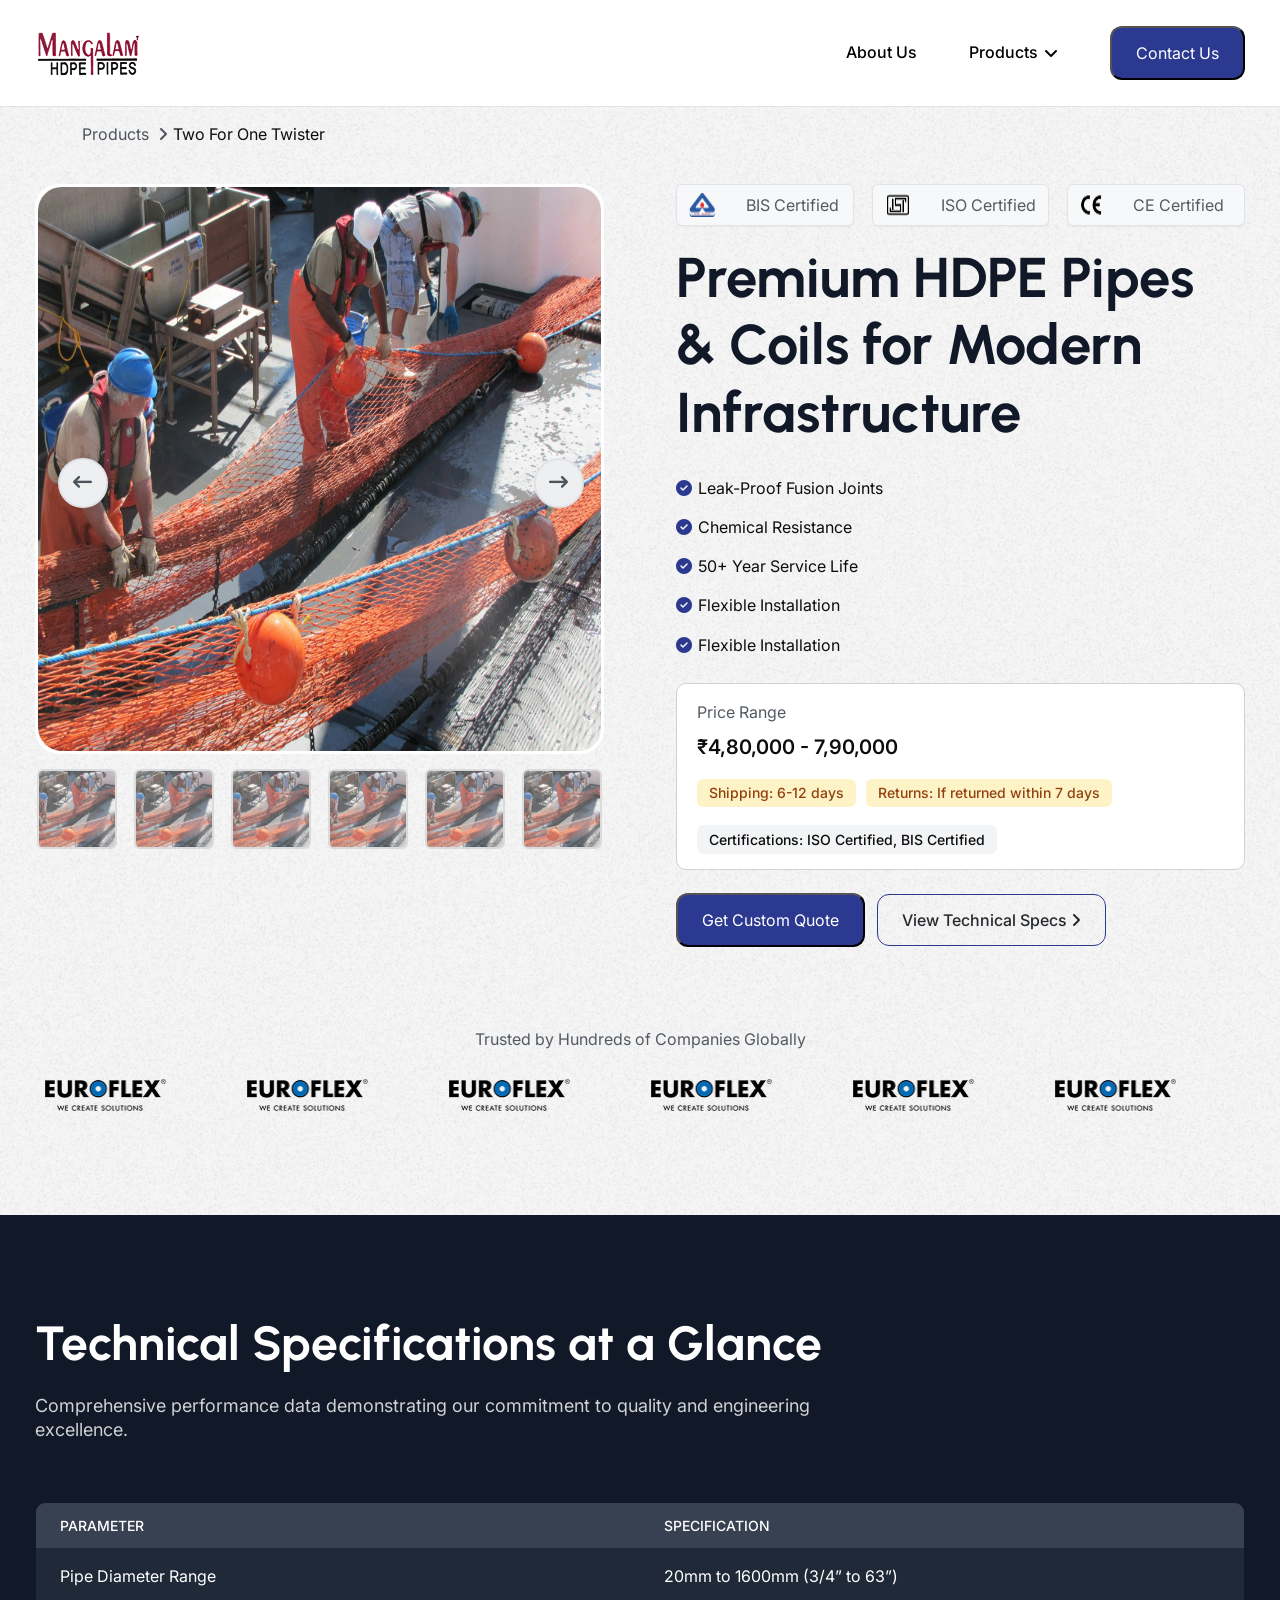
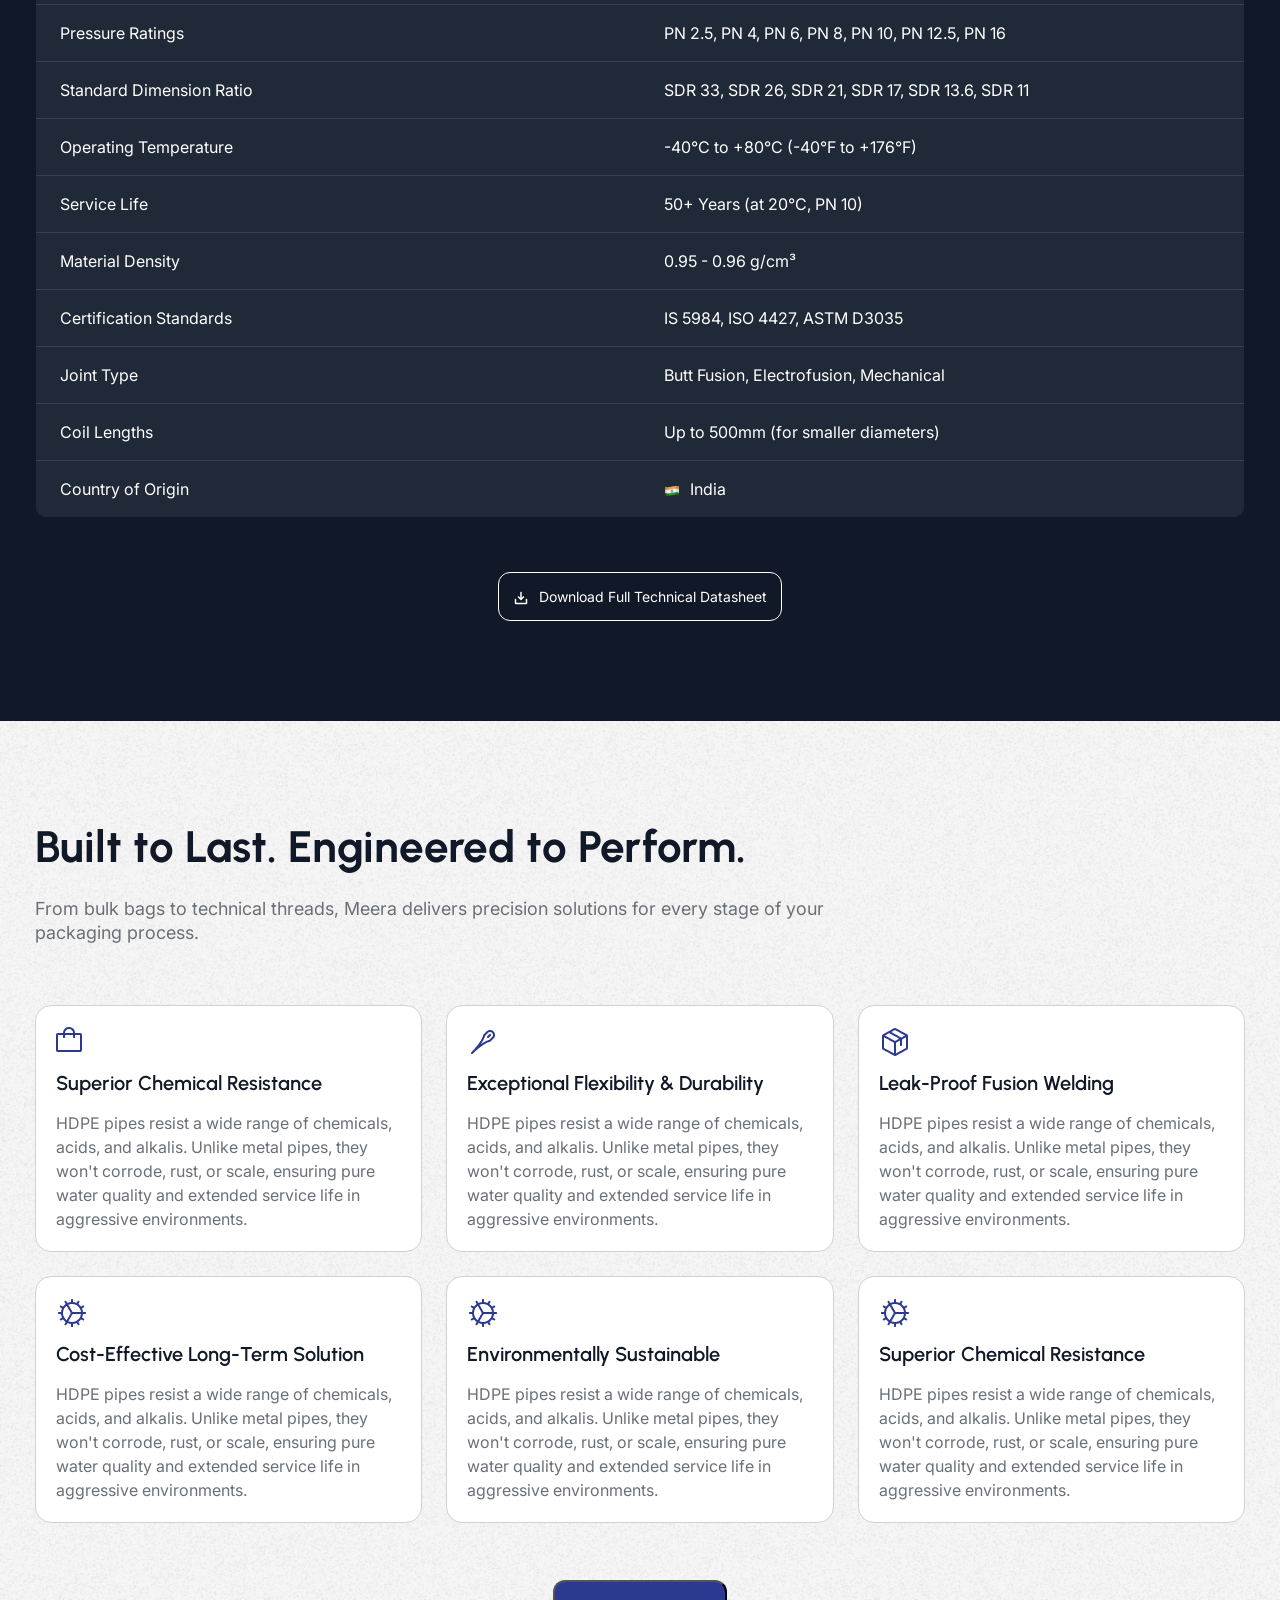
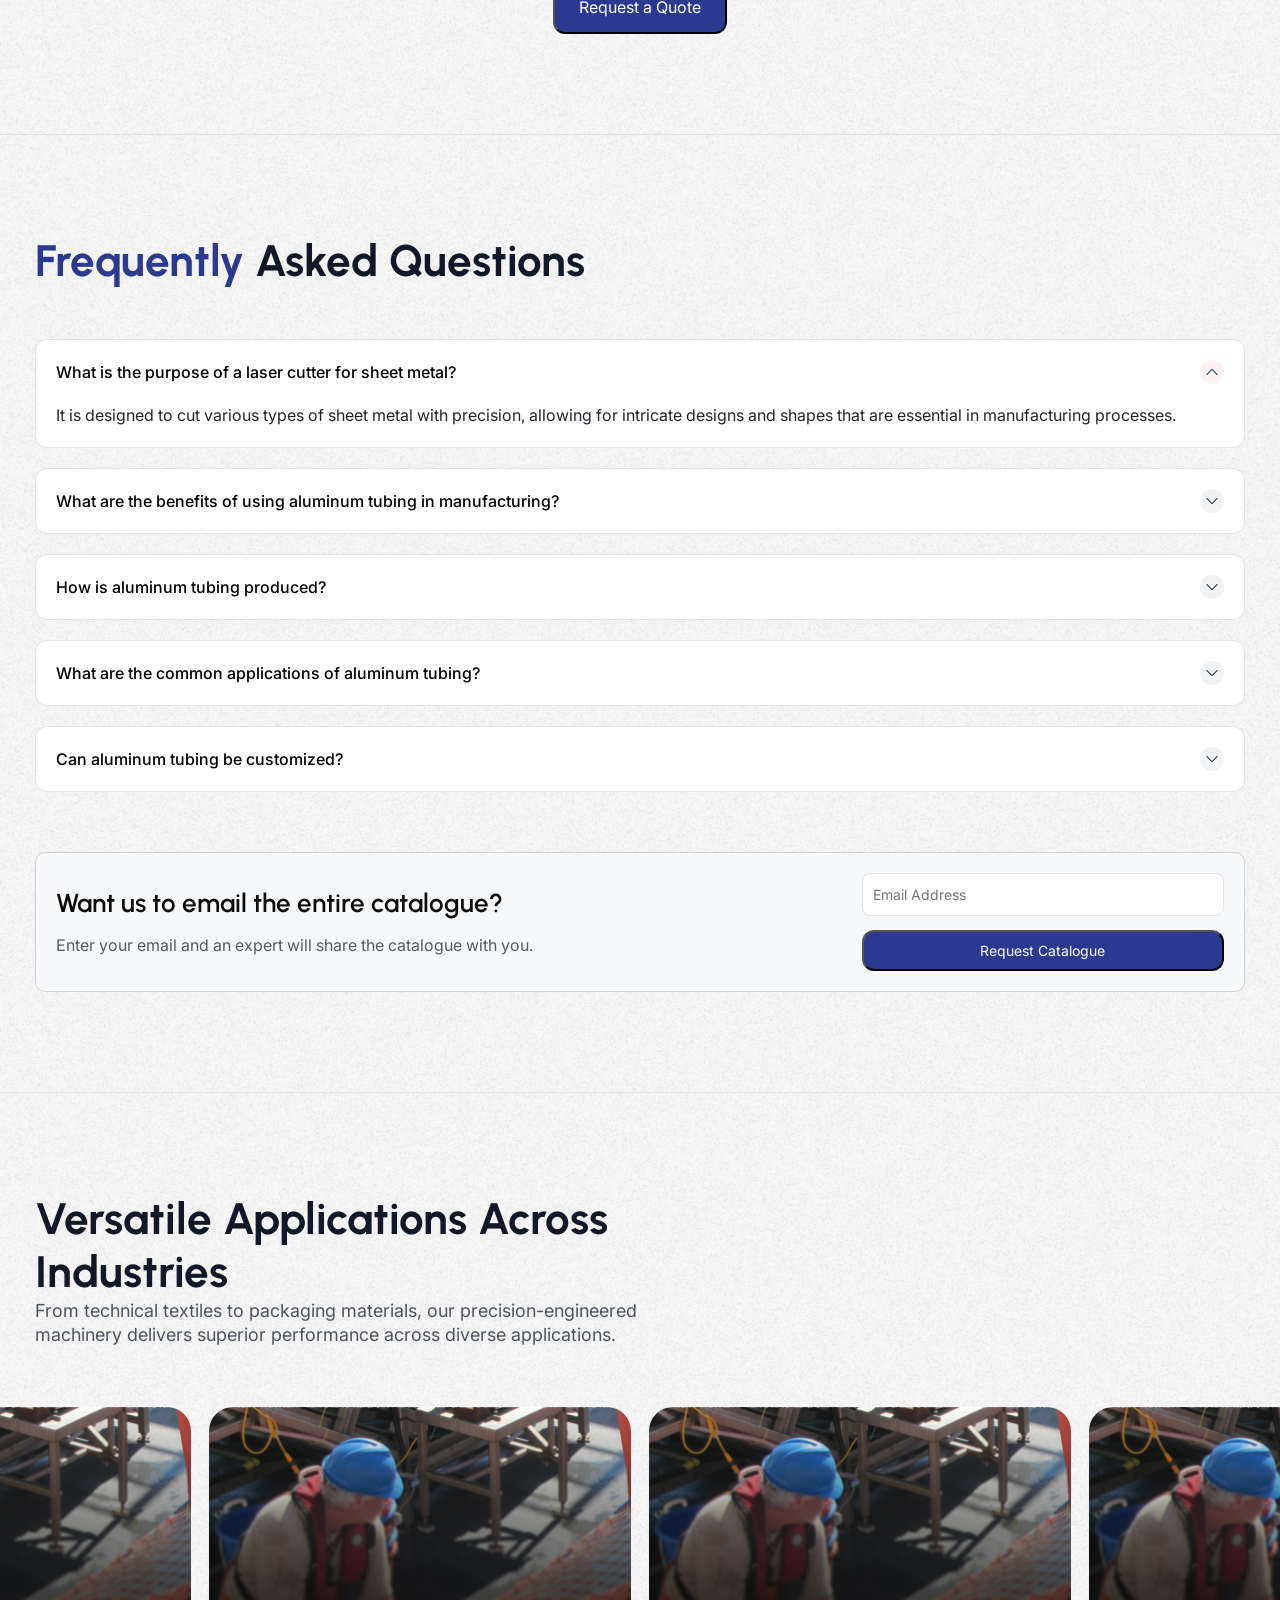
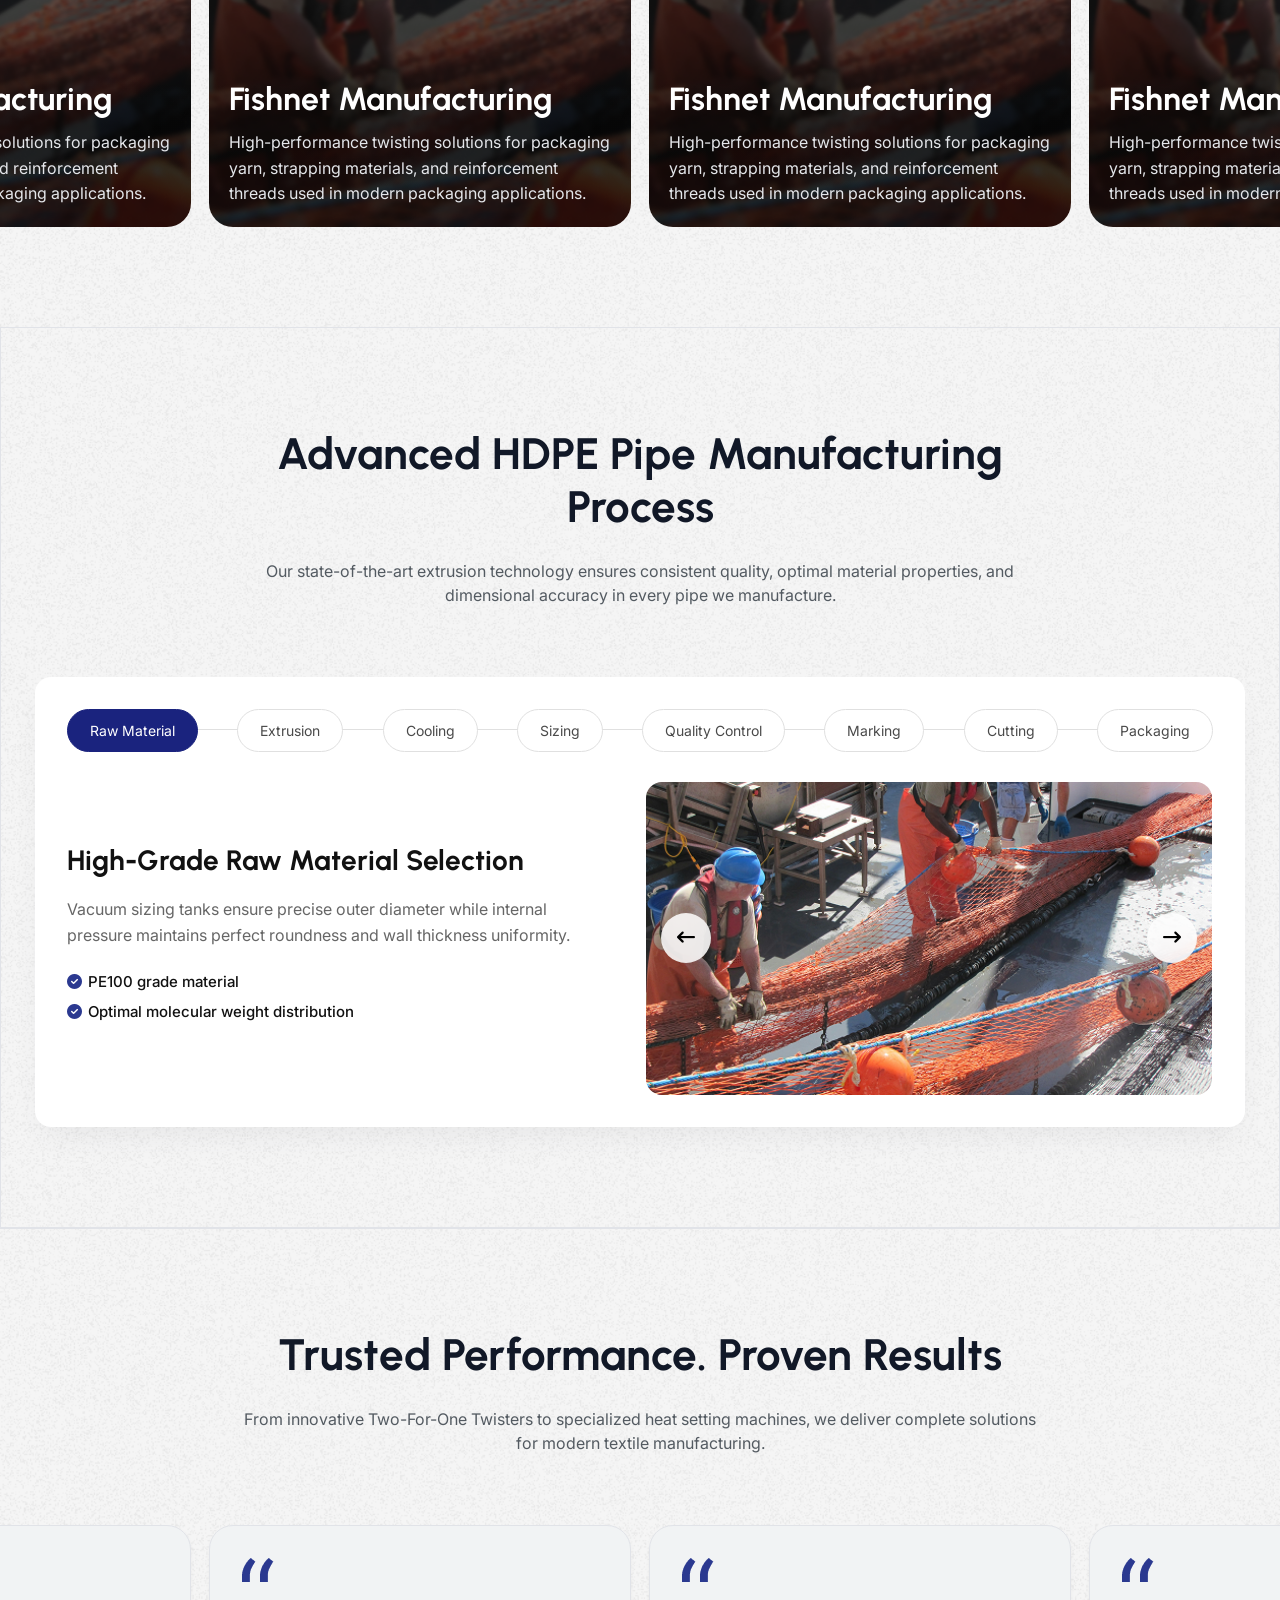
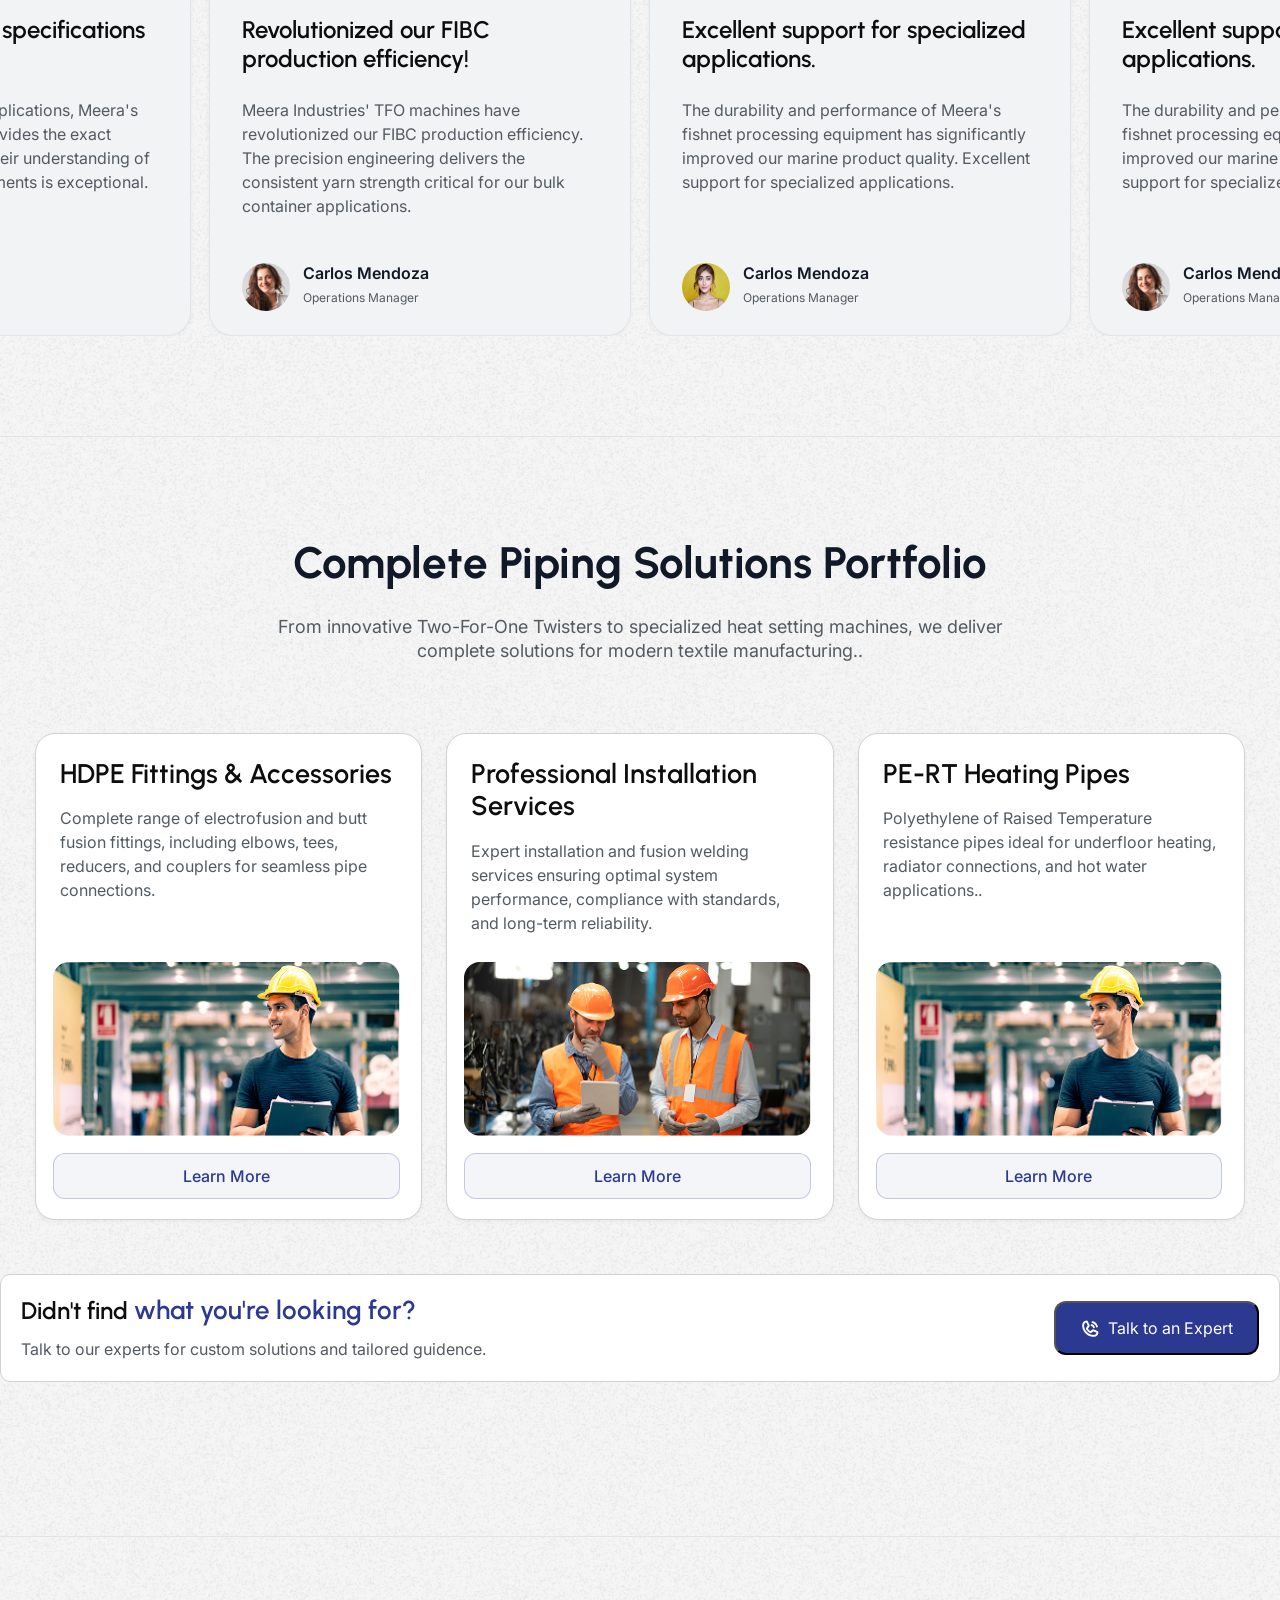
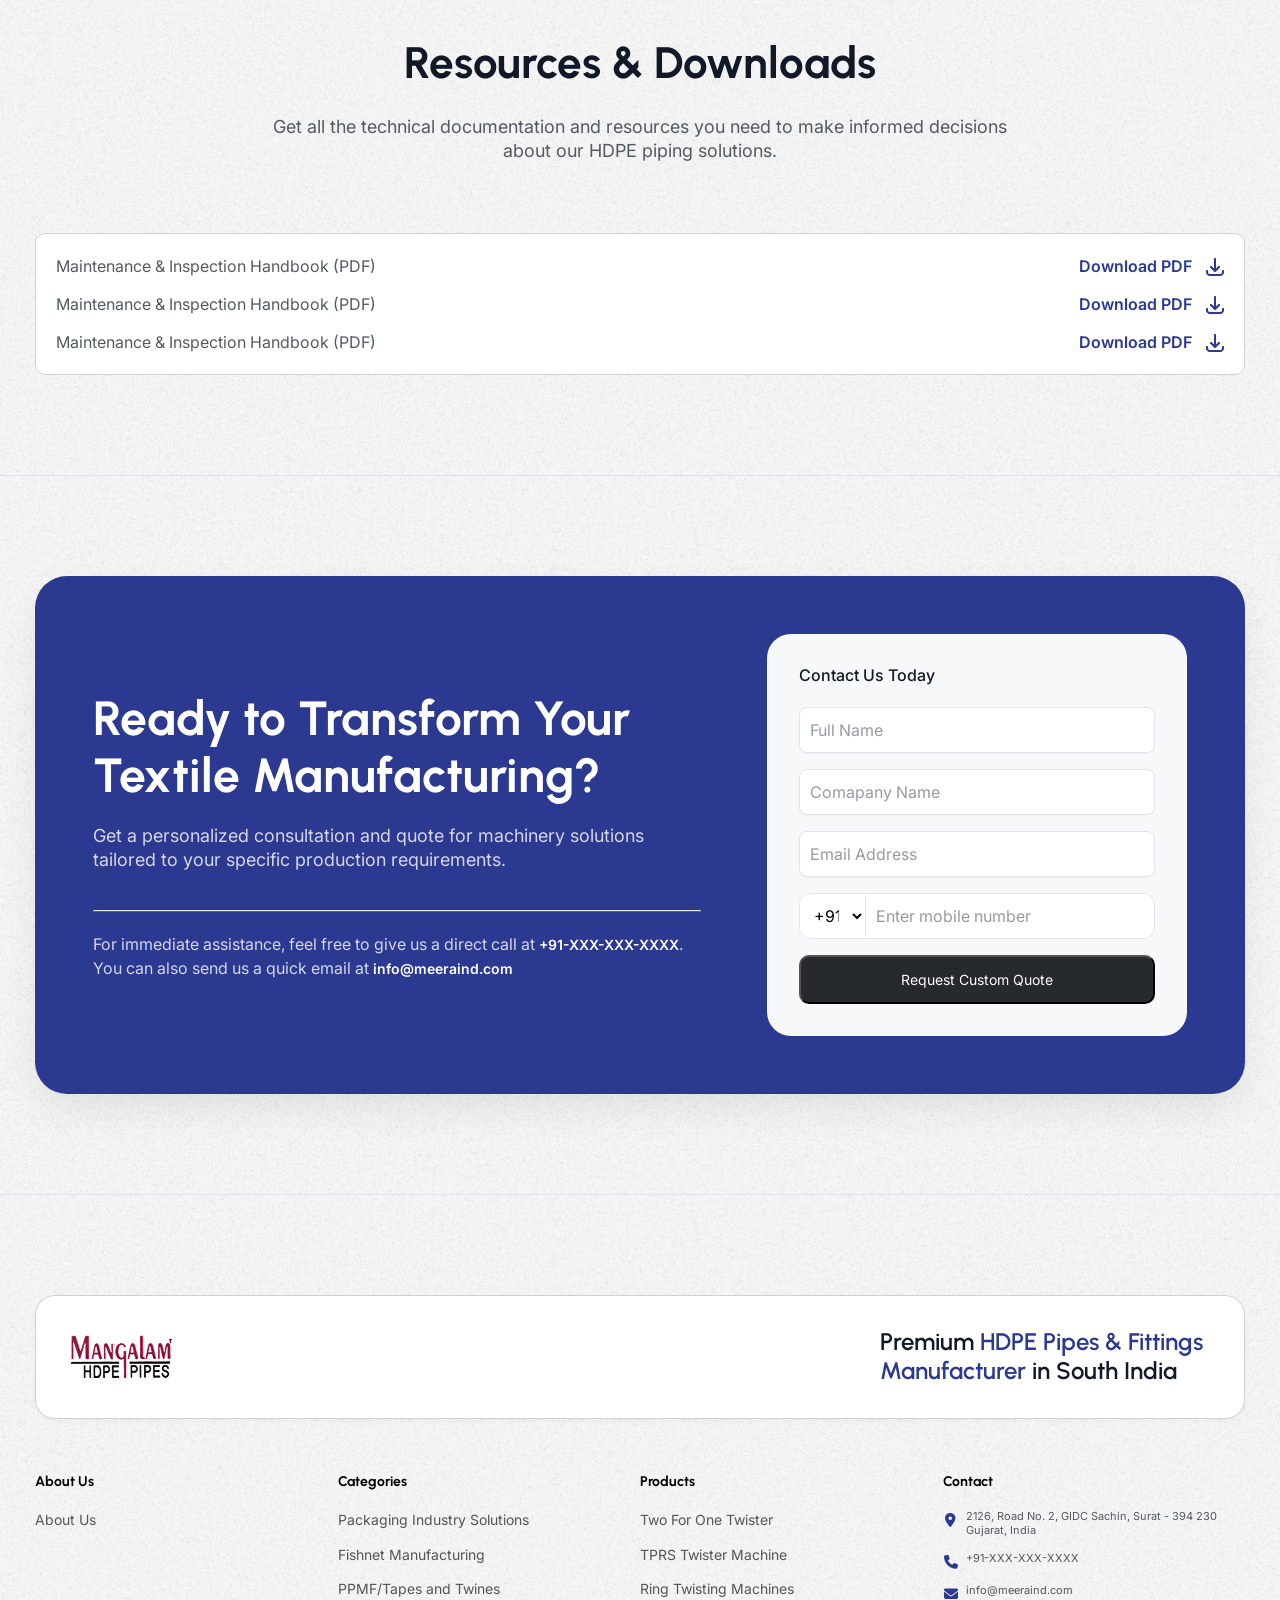
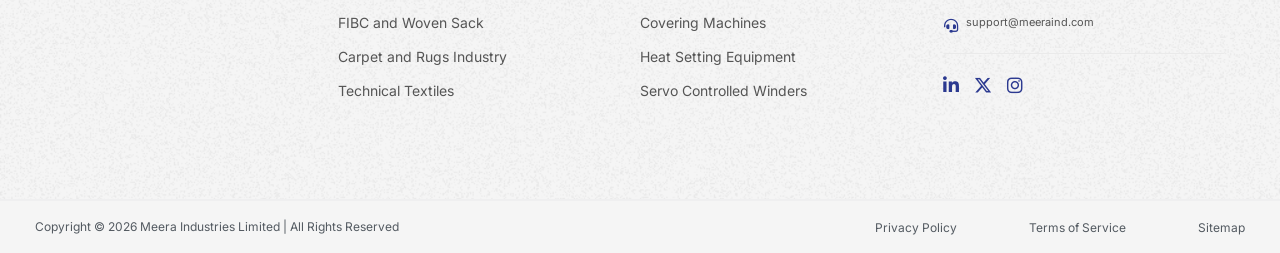
<file: index.html>
<!DOCTYPE html>
<html lang="en">

<head>
  <meta charset="UTF-8">
  <meta name="viewport" content="width=device-width, initial-scale=1.0">
  <title>Home | Gushwork</title>
  <link rel="preconnect" href="https://fonts.googleapis.com">
  <link rel="preconnect" href="https://fonts.gstatic.com" crossorigin>
  <link
    href="https://fonts.googleapis.com/css2?family=Inter:ital,opsz,wght@0,14..32,100..900;1,14..32,100..900&family=Urbanist:ital,wght@0,100..900;1,100..900&display=swap"
    rel="stylesheet">
  <link rel="stylesheet" href="https://cdnjs.cloudflare.com/ajax/libs/font-awesome/6.5.1/css/all.min.css" />
  <link rel="stylesheet" href="./css/bootstrap.min.css">
  <link rel="stylesheet" href="./css/typography.css">
  <link rel="stylesheet" href="./css/style.css">
  <link rel="stylesheet" href="./css/slick.css">

</head>

<body class="section-bg">

  <!-- Header -->
  <header class="header" id="header">
    <div class="content-wrapper">
      <div class="navbar">
        <div class="logo">
          <img src="images/logo.png" alt="Logo">
        </div>
        <div class="menu-container">
          <ul class="nav-links" id="mobileMenu">
            <!-- Close Icon -->
            <div class="close-menu" id="closeMenu">
              <i class="fa-solid fa-xmark"></i>
            </div>
            <li><a href="#">About Us</a></li>
            <li class="dropdown-menus">
              <a href="#" class="dropdown-btn">
                Products
                <i class="fa-solid fa-angle-down"></i>
              </a>
              <ul class="submenu">
                <li><a href="#">Web Design</a></li>
                <li><a href="#">Development</a></li>
                <li><a href="#">SEO Services</a></li>
              </ul>

            </li>
          </ul>
          <button class="contact-cta primary-cta">Contact Us</button>
        </div>
        <!-- Hamburger Icon -->
        <div class="menu-toggle" id="openMenu">
          <i class="fa-solid fa-bars"></i>
        </div>
      </div>
    </div>
  </header>

  <!-- Hero section starts from here -->
  <section class="banner-section section-bg" style="background-image: url(images/hero-bg-banner-two.png);">
    <div class="content-wrapper">
      <div class="container">
        <div class="bread-crumbs">
          <ul>
            <li><a href="#">Products</a></li>
            <li><a href="#">Two For One Twister</a></li>
          </ul>
        </div>
      </div>

      <div class="hero-content">
        <div class="slider-left">
          <div class="carousel-container">

            <!-- MAIN SLIDER -->
            <div class="image-slider">

              <div class="slide">
                <div class="img-wrapper">
                  <img src="images/banner.jpg" alt="image1">
                  <div class="zoom-preview">
                    <img src="images/banner.jpg" alt="zoom1">
                  </div>
                </div>
              </div>

              <div class="slide">
                <div class="img-wrapper">
                  <img src="images/banner.jpg" alt="image2">
                  <div class="zoom-preview">
                    <img src="images/banner.jpg" alt="zoom2">
                  </div>
                </div>
              </div>

              <div class="slide">
                <div class="img-wrapper">
                  <img src="images/banner.jpg" alt="image3">
                  <div class="zoom-preview">
                    <img src="images/banner.jpg" alt="zoom3">
                  </div>
                </div>
              </div>


              <div class="slide">
                <div class="img-wrapper">
                  <img src="images/banner.jpg" alt="image4">
                  <div class="zoom-preview">
                    <img src="images/banner.jpg" alt="zoom4">
                  </div>
                </div>
              </div>

              <div class="slide">
                <div class="img-wrapper">
                  <img src="images/banner.jpg" alt="image5">
                  <div class="zoom-preview">
                    <img src="images/banner.jpg" alt="zoom5">
                  </div>
                </div>
              </div>

              <div class="slide">
                <div class="img-wrapper">
                  <img src="images/banner.jpg" alt="image6">
                  <div class="zoom-preview">
                    <img src="images/banner.jpg" alt="zoom6">
                  </div>
                </div>
              </div>

            </div>

            <!-- SMALL THUMB STRIP (like Figma reference) -->
            <div class="thumb-slider">
              <img src="images/banner.jpg" data-index="0">
              <img src="images/banner.jpg" data-index="1">
              <img src="images/banner.jpg" data-index="2">
              <img src="images/banner.jpg" data-index="3">
              <img src="images/banner.jpg" data-index="4">
              <img src="images/banner.jpg" data-index="5">
            </div>

          </div>
        </div>
        <div class="hero-right">
          <div class="certi-box">
            <div class="child">
              <img src="images/bis-hallmark-color.png" alt="bis-hallmark-color">
              <p>BIS Certified</p>
            </div>
            <div class="child">
              <img src="images/iso-mark.png" alt="iso-mark">
              <p>ISO Certified</p>
            </div>
            <div class="child">
              <img src="images/ce-certification.png" alt="ce-certification">
              <p>CE Certified</p>
            </div>
          </div>
          <div class="content-container">
            <h1>Premium HDPE Pipes & Coils for Modern Infrastructure</h1>

            <ul class="list-box">
              <li><span><i class="fa-solid fa-circle-check"></i></span>Leak-Proof Fusion Joints</li>
              <li><span><i class="fa-solid fa-circle-check"></i></span>Chemical Resistance</li>
              <li><span><i class="fa-solid fa-circle-check"></i></span>50+ Year Service Life</li>
              <li><span><i class="fa-solid fa-circle-check"></i></span>Flexible Installation</li>
              <li><span><i class="fa-solid fa-circle-check"></i></span>Flexible Installation</li>
            </ul>

            <div class="price-box">
              <p>Price Range</p>
              <h6>₹4,80,000 - 7,90,000</h6>
              <div class="details-box">
                <span>Shipping: 6-12 days</span>
                <span>Returns: If returned within 7 days</span>
              </div>
              <span class="certification-box">
                Certifications: ISO Certified, BIS Certified
              </span>
            </div>
            <div class="cta-box">
              <button class="primary-cta">Get Custom Quote</button>
              <button class="secondary-cta">View Technical Specs <i class="fa-solid fa-angle-right"></i></button>
            </div>
          </div>
        </div>
      </div>

      <div class="sponser-box">
        <p>Trusted by Hundreds of Companies Globally</p>

        <div class="sponser-imgs-box">
          <div class="img-child">
            <div class="min-logos">
              <img src="images/euroflex.png" alt="">
            </div>
          </div>
          <div class="img-child">
            <div class="min-logos">
              <img src="images/euroflex.png" alt="">
            </div>
          </div>
          <div class="img-child">
            <div class="min-logos">
              <img src="images/euroflex.png" alt="">
            </div>
          </div>
          <div class="img-child">
            <div class="min-logos">
              <img src="images/euroflex.png" alt="">
            </div>
          </div>
          <div class="img-child">
            <div class="min-logos">
              <img src="images/euroflex.png" alt="">
            </div>
          </div>
          <div class="img-child">
            <div class="min-logos">
              <img src="images/euroflex.png" alt="">
            </div>
          </div>
               <div class="img-child">
            <div class="min-logos">
              <img src="images/euroflex.png" alt="">
            </div>
          </div>
          <div class="img-child">
            <div class="min-logos">
              <img src="images/euroflex.png" alt="">
            </div>
          </div>
          <div class="img-child">
            <div class="min-logos">
              <img src="images/euroflex.png" alt="">
            </div>
          </div>
        </div>
      </div>

    </div>
  </section>

  <!-- Hero section ends here -->

  <!----table section starts from here  --->

  <section class="database-section">
    <div class="content-wrapper">
      <div class="title-box">
        <h2>Technical Specifications at a Glance</h2>
        <p>Comprehensive performance data demonstrating our commitment to quality and engineering excellence.</p>
      </div>
      <div class="table-wrapper">
        <table>
          <thead>
            <tr>
              <th>PARAMETER</th>
              <th>SPECIFICATION</th>
            </tr>
          </thead>

          <tbody>
            <tr>
              <td>Pipe Diameter Range</td>
              <td>20mm to 1600mm (3/4” to 63”)</td>
            </tr>

            <tr>
              <td>Pressure Ratings</td>
              <td>PN 2.5, PN 4, PN 6, PN 8, PN 10, PN 12.5, PN 16</td>
            </tr>

            <tr>
              <td>Standard Dimension Ratio</td>
              <td>SDR 33, SDR 26, SDR 21, SDR 17, SDR 13.6, SDR 11</td>
            </tr>

            <tr>
              <td>Operating Temperature</td>
              <td>-40°C to +80°C (-40°F to +176°F)</td>
            </tr>

            <tr>
              <td>Service Life</td>
              <td>50+ Years (at 20°C, PN 10)</td>
            </tr>

            <tr>
              <td>Material Density</td>
              <td>0.95 - 0.96 g/cm³</td>
            </tr>

            <tr>
              <td>Certification Standards</td>
              <td>IS 5984, ISO 4427, ASTM D3035</td>
            </tr>

            <tr>
              <td>Joint Type</td>
              <td>Butt Fusion, Electrofusion, Mechanical</td>
            </tr>

            <tr>
              <td>Coil Lengths</td>
              <td>Up to 500mm (for smaller diameters)</td>
            </tr>

            <tr>
              <td>Country of Origin</td>
              <td>
                <img src="images/india-flag.png" class="flag" alt="India Flag">
                India
              </td>
            </tr>
          </tbody>
        </table>
      </div>
      <div class="table-cta">
        <button class="transparent-cta" data-bs-toggle="modal" data-bs-target="#exampleModal"><img
            src="images/download.png" alt="">Download Full Technical Datasheet</button>
      </div>

    </div>
  </section>

  <!--table sectione ends here  ---->

  <!---three column section starts from here -->

  <section class="three-column section-bg" style="background-image: url(images/hero-bg-banner-two.png);">
    <div class="content-wrapper">
      <div class="title-box">
        <h3>Built to Last. Engineered to Perform.</h3>
        <p>From bulk bags to technical threads, Meera delivers precision solutions for every stage of your packaging
          process.</p>
      </div>

      <div class="work-section">
        <div class="work-child">
          <div class="icons">
            <img src="images/bag.png" alt="bag">
          </div>
          <h6>Superior Chemical Resistance</h6>
          <p>HDPE pipes resist a wide range of chemicals, acids, and alkalis.
            Unlike metal pipes, they won't corrode, rust, or scale, ensuring
            pure water quality and extended service life in aggressive environments.</p>
        </div>
        <div class="work-child">
          <div class="icons">
            <img src="images/needle.png" alt="needle">
          </div>
          <h6>Exceptional Flexibility & Durability</h6>
          <p>HDPE pipes resist a wide range of chemicals, acids, and alkalis.
            Unlike metal pipes, they won't corrode, rust, or scale, ensuring
            pure water quality and extended service life in aggressive environments.</p>
        </div>
        <div class="work-child">
          <div class="icons">
            <img src="images/package.png" alt="package">
          </div>
          <h6>Leak-Proof Fusion Welding</h6>
          <p>HDPE pipes resist a wide range of chemicals, acids, and alkalis.
            Unlike metal pipes, they won't corrode, rust, or scale, ensuring
            pure water quality and extended service life in aggressive environments.</p>
        </div>
        <div class="work-child">
          <div class="icons">
            <img src="images/gearfine.png" alt="gearfine">
          </div>
          <h6>Cost-Effective Long-Term Solution</h6>
          <p>HDPE pipes resist a wide range of chemicals, acids, and alkalis.
            Unlike metal pipes, they won't corrode, rust, or scale, ensuring
            pure water quality and extended service life in aggressive environments.</p>
        </div>
        <div class="work-child">
          <div class="icons">
            <img src="images/gearfine.png" alt="gearfine">
          </div>
          <h6>Environmentally Sustainable</h6>
          <p>HDPE pipes resist a wide range of chemicals, acids, and alkalis.
            Unlike metal pipes, they won't corrode, rust, or scale, ensuring
            pure water quality and extended service life in aggressive environments.</p>
        </div>

        <div class="work-child">
          <div class="icons">
            <img src="images/gearfine.png" alt="gearfine">
          </div>
          <h6>Superior Chemical Resistance</h6>
          <p>HDPE pipes resist a wide range of chemicals, acids, and alkalis.
            Unlike metal pipes, they won't corrode, rust, or scale, ensuring
            pure water quality and extended service life in aggressive environments.</p>
        </div>

      </div>

      <div class="req-btn">
        <button class="primary-cta" data-bs-toggle="modal" data-bs-target="#quoteModal">Request a Quote</button>
      </div>
    </div>
  </section>

  <!--- three column section ends here --->

  <!--accordion section  starts from here --->

  <section class="faq-section section-bg" style="background-image: url(images/hero-bg-banner-two.png);">
    <div class="content-wrapper">
      <div class="title-box">
        <h3><span>Frequently</span> Asked Questions</h3>
      </div>

      <div class="faq-container">
        <div class="accordion" id="faqAccordion">
          <div class="accordion-item">
            <h2 class="accordion-header">
              <button class="accordion-button" type="button" data-bs-toggle="collapse" data-bs-target="#faq1"
                aria-expanded="true" aria-controls="faq1">
                What is the purpose of a laser cutter for sheet metal?
              </button>
            </h2>
            <div id="faq1" class="accordion-collapse collapse show" data-bs-parent="#faqAccordion">
              <div class="accordion-body">
                It is designed to cut various types of sheet metal with precision, allowing for intricate designs and
                shapes that are essential in manufacturing processes.
              </div>
            </div>
          </div>
          <div class="accordion-item">
            <h2 class="accordion-header">
              <button class="accordion-button collapsed" type="button" data-bs-toggle="collapse" data-bs-target="#faq2"
                aria-expanded="false" aria-controls="faq2">
                What are the benefits of using aluminum tubing in manufacturing?
              </button>
            </h2>
            <div id="faq2" class="accordion-collapse collapse" data-bs-parent="#faqAccordion">
              <div class="accordion-body">
                Through meticulous planning, agile methodologies, and continuous communication, we ensure every project
                is delivered on time, within budget, and meets all requirements.
              </div>
            </div>
          </div>
          <div class="accordion-item">
            <h2 class="accordion-header">
              <button class="accordion-button collapsed" type="button" data-bs-toggle="collapse" data-bs-target="#faq3"
                aria-expanded="false" aria-controls="faq3">
                How is aluminum tubing produced?
              </button>
            </h2>
            <div id="faq3" class="accordion-collapse collapse" data-bs-parent="#faqAccordion">
              <div class="accordion-body">
                Absolutely! We provide comprehensive post-launch support, including maintenance, updates, and 24/7
                technical assistance to keep your solutions running smoothly.
              </div>
            </div>
          </div>
          <div class="accordion-item">
            <h2 class="accordion-header">
              <button class="accordion-button collapsed" type="button" data-bs-toggle="collapse" data-bs-target="#faq4"
                aria-expanded="false" aria-controls="faq4">
                What are the common applications of aluminum tubing?
              </button>
            </h2>
            <div id="faq4" class="accordion-collapse collapse" data-bs-parent="#faqAccordion">
              <div class="accordion-body">
                Security is paramount. We implement industry-standard encryption, regular audits, and best practices to
                protect your data and ensure compliance with global standards.
              </div>
            </div>
          </div>
          <div class="accordion-item">
            <h2 class="accordion-header">
              <button class="accordion-button collapsed" type="button" data-bs-toggle="collapse" data-bs-target="#faq5"
                aria-expanded="false" aria-controls="faq5">
                Can aluminum tubing be customized?
              </button>
            </h2>
            <div id="faq5" class="accordion-collapse collapse" data-bs-parent="#faqAccordion">
              <div class="accordion-body">
                We specialize in modern web technologies, including React, Node.js, Python, cloud services, and more.
                Our team stays ahead of trends to deliver future-proof solutions.
              </div>
            </div>
          </div>
        </div>
      </div>

      <div class="email-subscription">
        <div class="email-left">
          <h5>Want us to email the entire catalogue?</h5>
          <p>Enter your email and an expert will share the catalogue with you.</p>
        </div>
        <div class="email-right">
          <div class="input-conatiner">
            <input type="email" class="forms" placeholder="Email Address">
            <button class="primary-cta">Request Catalogue</button>
          </div>
        </div>
      </div>
    </div>
  </section>

  <!--accordion section ends here ----->

  <!---- versatile section starts from here ---->

  <section class="versatile-section section-bg" style="background-image: url(images/hero-bg-banner-two.png);">
    <div class="content-wrapper">
      <div class="title-box">
        <h3>Versatile Applications Across Industries</h3>
        <p>From technical textiles to packaging materials, our precision-engineered machinery
          delivers superior performance across diverse applications.</p>
      </div>
    </div>

    <div class="slider-wrapper">
      <div class="center-sliders">
        <!-- Slide 1 -->
        <div class="industry-slide">
          <div class="slide-card">

            <img src="images/industry.png" alt="Modern Manufacturing" class="slide-img">

            <div class="slide-overlay">
              <h3>Fishnet Manufacturing</h3>
              <p>High-performance twisting solutions for packaging yarn, strapping materials,
                and reinforcement threads used in modern packaging applications.</p>
            </div>

          </div>
        </div>

        <!-- Slide 2 -->
        <div class="industry-slide">
          <div class="slide-card">

            <img src="images/industry.png" alt="Industrial Automation" class="slide-img">

            <div class="slide-overlay">
              <h3>Fishnet Manufacturing</h3>
              <p>High-performance twisting solutions for packaging yarn, strapping materials,
                and reinforcement threads used in modern packaging applications.</p>
            </div>

          </div>
        </div>

        <!-- Slide 3 -->
        <div class="industry-slide">
          <div class="slide-card">

            <img src="images/industry.png" alt="Smart Technology" class="slide-img">

            <div class="slide-overlay">
              <h3>Fishnet Manufacturing</h3>
              <p>High-performance twisting solutions for packaging yarn, strapping materials,
                and reinforcement threads used in modern packaging applications.</p>
            </div>

          </div>
        </div>

        <!-- Slide 4 -->
        <div class="industry-slide">
          <div class="slide-card">

            <img src="images/industry.png" alt="Engineering Excellence" class="slide-img">
            <div class="slide-overlay">
              <h3>Fishnet Manufacturing</h3>
              <p>High-performance twisting solutions for packaging yarn, strapping materials,
                and reinforcement threads used in modern packaging applications.</p>
            </div>

          </div>
        </div>

        <!-- Slide 5 -->
        <div class="industry-slide">
          <div class="slide-card">

            <img src="images/industry.png" alt="Custom Fabrication" class="slide-img">
            <div class="slide-overlay">
              <h3>Fishnet Manufacturing</h3>
              <p>High-performance twisting solutions for packaging yarn, strapping materials,
                and reinforcement threads used in modern packaging applications.</p>
            </div>

          </div>
        </div>

        <!-- Slide 6 -->
        <div class="industry-slide">
          <div class="slide-card">

            <img src="images/industry.png" alt="Future Innovation" class="slide-img">

            <div class="slide-overlay">
              <h3>Fishnet Manufacturing</h3>
              <p>High-performance twisting solutions for packaging yarn, strapping materials,
                and reinforcement threads used in modern packaging applications.</p>
            </div>

          </div>
        </div>

      </div>

    </div>

  </section>

  <!---- versatile section ends here ---->

  <!---Advanced hdpe section starts from here -->

  <section class="advance-hdpe section-bg" style="background-image: url(images/hero-bg-banner-two.png);">
    <div class="content-wrapper">
      <div class="center-title-box">
        <h3>Advanced HDPE Pipe Manufacturing Process</h3>
        <p>Our state-of-the-art extrusion technology ensures consistent quality, optimal material
          properties, and dimensional accuracy in every pipe we manufacture.</p>
      </div>


      <div class="stepper-container">

        <!-- DESKTOP TOP NAVIGATION TIMELINE -->
        <div class="desktop-timeline">
          <div class="step-btn active" data-step="1">Raw Material</div>
          <div class="step-btn" data-step="2">Extrusion</div>
          <div class="step-btn" data-step="3">Cooling</div>
          <div class="step-btn" data-step="4">Sizing</div>
          <div class="step-btn" data-step="5">Quality Control</div>
          <div class="step-btn" data-step="6">Marking</div>
          <div class="step-btn" data-step="7">Cutting</div>
          <div class="step-btn" data-step="8">Packaging</div>
        </div>

        <!-- MAIN CARD HOLDER -->
        <div class="card-body">

          <!-- MOBILE/TABLET BADGE HEADER -->
          <div class="mobile-badge">Step <span id="current-step-num">1</span>/8: Raw Material</div>

          <!-- CONTENT SECTION -->
          <div class="content-layout">

            <div class="text-pane">
              <h2 class="content-title">High-Grade Raw Material Selection</h2>
              <p class="content-desc">
                Vacuum sizing tanks ensure precise outer diameter while internal pressure maintains perfect roundness
                and wall thickness uniformity.
              </p>
              <ul class="bullet-list">
                <li><span><i class="fa-solid fa-circle-check"></i></span>PE100 grade material</li>
                <li><span><i class="fa-solid fa-circle-check"></i></span>Optimal molecular weight distribution</li>
              </ul>
            </div>

            <div class="image-pane">
              <div class="carousel-wrapper">
                <!-- Simulated Navigation Overlays from Image -->
                <button class="nav-arrow prev-arrow" id="prev-btn"><i class="fa-solid fa-arrow-left-long"></i></button>
                <div class="imag-bx">
                  <img src="images/fishing.png" alt="Process representation" class="display-img">
                </div>
                <button class="nav-arrow next-arrow" id="next-btn"><i class="fa-solid fa-arrow-right-long"></i></button>
              </div>
            </div>

          </div>

          <!-- MOBILE/TABLET BOTTOM NAVIGATION BUTTONS -->
          <div class="mobile-footer-nav">
            <button class="footer-btn" id="footer-prev-btn">&larr; Previous</button>
            <button class="footer-btn" id="footer-next-btn">Next &rarr;</button>
          </div>

        </div>
      </div>

    </div>
  </section>

  <!---Advanced hdpe section here -->

  <!---testimonial section starts from here ----->

  <section class="testimonial-section section-bg" style="background-image: url(images/hero-bg-banner-two.png);">
    <div class="content-wrapper">
      <div class="center-title-box">
        <h3>Trusted Performance. Proven Results</h3>
        <p>From innovative Two-For-One Twisters to specialized heat setting machines, we deliver complete solutions for
          modern textile manufacturing.</p>
      </div>
    </div>

    <div class="slider-wrapper">
      <div class="center-sliders">
        <!-- Slide 1 -->
        <div class="industry-slide">
          <div class="slide-card">
            <div class="comma">
              <img src="images/double-i-comma.png" alt="Modern Manufacturing" class="comma-img">
            </div>
            <div class="slide-desp">
              <h5>Revolutionized our FIBC production efficiency!</h5>
              <p>Meera Industries' TFO machines have revolutionized our
                FIBC production efficiency. The precision engineering delivers the consistent yarn strength critical for
                our bulk container applications.</p>
            </div>

            <div class="user-profile">
              <img src="images/reviewer-one.jpeg" alt="User Avatar" class="user-avatar" />
              <div class='user-info'>
                <h6>Carlos Mendoza</h6>
                <p>Operations Manager</p>
              </div>
            </div>

          </div>
        </div>

        <!-- Slide 2 -->
        <div class="industry-slide">
          <div class="slide-card">

            <div class="comma">
              <img src="images/double-i-comma.png" alt="Modern Manufacturing" class="comma-img">
            </div>

            <div class="slide-desp">
              <h5>Excellent support for specialized applications.</h5>
              <p>The durability and performance of Meera's fishnet processing equipment has significantly
                improved our marine product quality. Excellent support for specialized applications.</p>
            </div>

            <div class="user-profile">
              <img src="images/reviewer-two.jpeg" alt="User Avatar" class="user-avatar" />
              <div class='user-info'>
                <h6>Carlos Mendoza</h6>
                <p>Operations Manager</p>
              </div>
            </div>

          </div>
        </div>

        <!-- Slide 3 -->
        <div class="industry-slide">
          <div class="slide-card">

            <div class="comma">
              <img src="images/double-i-comma.png" alt="Modern Manufacturing" class="comma-img">
            </div>

            <div class="slide-desp">
              <h5>Excellent support for specialized applications.</h5>
              <p>The durability and performance of Meera's fishnet processing equipment has significantly
                improved our marine product quality. Excellent support for specialized applications.</p>
            </div>

            <div class="user-profile">
              <img src="images/reviewer-one.jpeg" alt="User Avatar" class="user-avatar" />
              <div class='user-info'>
                <h6>Carlos Mendoza</h6>
                <p>Operations Manager</p>
              </div>
            </div>

          </div>
        </div>

        <!-- Slide 4 -->
        <div class="industry-slide">
          <div class="slide-card">

            <div class="comma">
              <img src="images/double-i-comma.png" alt="Modern Manufacturing" class="comma-img">
            </div>
            <div class="slide-desp">
              <h5>Provides the exact specifications we need!</h5>
              <p>For our technical textile applications, Meera's specialized machinery provides the exact specifications
                we need. Their understanding of automotive textile requirements is exceptional.</p>
            </div>

            <div class="user-profile">
              <img src="images/reviewer-two.jpeg" alt="User Avatar" class="user-avatar" />
              <div class='user-info'>
                <h6>Carlos Mendoza</h6>
                <p>Operations Manager</p>
              </div>
            </div>

          </div>
        </div>

        <!-- Slide 5 -->
        <div class="industry-slide">
          <div class="slide-card">

            <div class="comma">
              <img src="images/double-i-comma.png" alt="Modern Manufacturing" class="comma-img">
            </div>
            <div class="slide-desp">
              <h5>Provides the exact specifications we need!</h5>
              <p>For our technical textile applications, Meera's specialized machinery provides the exact specifications
                we need. Their understanding of automotive textile requirements is exceptional.</p>
            </div>
            <div class="user-profile">
              <img src="images/reviewer-one.jpeg" alt="User Avatar" class="user-avatar" />
              <div class='user-info'>
                <h6>Carlos Mendoza</h6>
                <p>Operations Manager</p>
              </div>
            </div>

          </div>
        </div>

        <!-- Slide 6 -->
        <div class="industry-slide">
          <div class="slide-card">

            <div class="comma">
              <img src="images/double-i-comma.png" alt="Modern Manufacturing" class="comma-img">
            </div>

            <div class="slide-desp">
              <h5>Provides the exact specifications we need!</h5>
              <p>For our technical textile applications, Meera's specialized machinery provides the exact specifications
                we need. Their understanding of automotive textile requirements is exceptional.</p>
            </div>

            <div class="user-profile">
              <img src="images/reviewer-two.jpeg" alt="User Avatar" class="user-avatar" />
              <div class='user-info'>
                <h6>Carlos Mendoza</h6>
                <p>Operations Manager</p>
              </div>
            </div>

          </div>
        </div>

      </div>

    </div>

  </section>

  <!---testimonial section ends here ----->

  <!---- blog section starts from here  ---->

  <section class="blog-section section-bg" style="background-image: url(images/hero-bg-banner-two.png);">
    <div class="content-wrapper">
      <div class="center-title-box">
        <h3>Complete Piping Solutions Portfolio</h3>
        <p>From innovative Two-For-One Twisters to specialized heat setting machines,
          we deliver complete solutions for modern textile manufacturing..</p>
      </div>

      <div class="blog-flex">
        <div class="blog-child">
          <h5>HDPE Fittings & Accessories</h5>
          <p>Complete range of electrofusion and butt fusion fittings,
            including elbows, tees, reducers, and couplers for seamless
            pipe connections.</p>
          <div class="bottom-section">
            <div class="blog-img">
              <img src="images/fittings-blog.png" alt="fittings-blog" />
            </div>
            <button class="leran-more">Learn More</button>
          </div>
        </div>
        <div class="blog-child">
          <h5>Professional Installation Services</h5>
          <p>Expert installation and fusion welding services ensuring
            optimal system performance, compliance with standards,
            and long-term reliability.</p>

          <div class="bottom-section">
            <div class="blog-img">
              <img src="images/service-blog.png" alt="fittings-blog" />
            </div>
            <button class="leran-more">Learn More</button>
          </div>

        </div>
        <div class="blog-child">
          <h5>PE-RT Heating Pipes</h5>
          <p>Polyethylene of Raised Temperature resistance pipes ideal
            for underfloor heating, radiator connections,
            and hot water applications..</p>
          <div class="bottom-section">
            <div class="blog-img">
              <img src="images/fittings-blog.png" alt="fittings-blog" />
            </div>
            <button class="leran-more">Learn More</button>
          </div>

        </div>
      </div>
    </div>
    <div class="help-box">
      <div class="left-help">
        <h5>Didn't find <span>what you're looking for?</span></h5>
        <p>Talk to our experts for custom solutions and tailored guidence.</p>
      </div>
      <div class="right-help">
        <button class="primary-cta"><img src="images/phone-call.png" />Talk to an Expert</button>
      </div>
    </div>
  </section>

  <!--- blog section ends here -->

  <!--- R and D section starts from here ---->

  <section class="res-dond-section section-bg" style="background-image: url(images/hero-bg-banner-two.png);">
    <div class="content-wrapper">
      <div class="center-title-box">
        <h3>Resources & Downloads</h3>
        <p>Get all the technical documentation and resources you need
          to make informed decisions </br> about our HDPE piping solutions.</p>
      </div>
      <div class="download-container">
        <div class="dwnld-child">
          <div class="left-files">
            <p>Maintenance & Inspection Handbook (PDF)</p>
          </div>
          <div class="right-downld">
            <a href="./docs/sample.pdf" download="sample_file">Download PDF <img src="images/blue-download.png"></a>
          </div>
        </div>
        <div class="dwnld-child">
          <div class="left-files">
            <p>Maintenance & Inspection Handbook (PDF)</p>
          </div>
          <div class="right-downld">
            <a href="./docs/sample.pdf" download="sample_file">Download PDF <img src="images/blue-download.png"></a>
          </div>
        </div>
        <div class="dwnld-child">
          <div class="left-files">
            <p>Maintenance & Inspection Handbook (PDF)</p>
          </div>
          <div class="right-downld">
            <a href="./docs/sample.pdf" download="sample_file">Download PDF <img src="images/blue-download.png"></a>
          </div>
        </div>

      </div>
    </div>
  </section>

  <!--- R and D section ends here ---->

  <!--- contact section starts from here ----->

  <section class="contact-section section-bg" style="background-image: url(images/hero-bg-banner-two.png);">
    <div class="content-wrapper">
      <div class="contact-conatiner">
        <div class="contact-left">
          <h2>Ready to Transform Your Textile Manufacturing?</h2>
          <p>Get a personalized consultation and quote for machinery solutions tailored to your specific production
            requirements.</p>
          <div class="divider"></div>
          <span>For immediate assistance, feel free to give us a direct call at<a href="tel: +91-XXX-XXX-XXXX">
              +91-XXX-XXX-XXXX</a>. You can also send us a
            quick email at <a href="mailto:info@meeraind.com ">info@meeraind.com</a></span>
        </div>
        <div class="contact-process">
          <h6>Contact Us Today</h6>
          <form>
            <input type="text" class="form-input" placeholder="Full Name" />
            <input type="text" class="form-input" placeholder="Comapany Name" />
            <input type="email" class="form-input" placeholder="Email Address" />
            <div class="phone-field">

              <!-- Country Code -->
              <select class="country-code">
                <option value="+91">+91</option>
                <option value="+1">+1</option>
                <option value="+44">+44</option>
                <option value="+61">+61</option>
                <option value="+971">+971</option>
              </select>

              <!-- Mobile Number -->
              <input type="tel" class="mobile-input" placeholder="Enter mobile number">

            </div>

          </form>
          <button class="tertiary-cta">Request Custom Quote</button>
        </div>
      </div>
    </div>
  </section>

  <!--- contact section ends here ----->

  <!--- footer section starts from here ---->


  <footer class="footer-section section-bg" style="background-image: url(images/hero-bg-banner-two.png);">
    <div class="content-wrapper">
      <div class="logo-section">
        <div class="left-logo">
          <img src="images/logo.png" alt="">
        </div>
        <div class="right-content">
          <h6>Premium <span>HDPE Pipes & Fittings Manufacturer</span> in South India</h6>
        </div>
      </div>

      <div class="footer-flex">
        <!-- Column 1: About Us -->
        <div class="footer-column">
          <h3>About Us</h3>
          <ul>
            <li><a href="#">About Us</a></li>
          </ul>
        </div>

        <!-- Column 2: Categories -->
        <div class="footer-column">
          <h3>Categories</h3>
          <ul>
            <li><a href="#">Packaging Industry Solutions</a></li>
            <li><a href="#">Fishnet Manufacturing</a></li>
            <li><a href="#">PPMF/Tapes and Twines</a></li>
            <li><a href="#">FIBC and Woven Sack</a></li>
            <li><a href="#">Carpet and Rugs Industry</a></li>
            <li><a href="#">Technical Textiles</a></li>
          </ul>
        </div>

        <!-- Column 3: Products -->
        <div class="footer-column">
          <h3>Products</h3>
          <ul>
            <li><a href="#">Two For One Twister</a></li>
            <li><a href="#">TPRS Twister Machine</a></li>
            <li><a href="#">Ring Twisting Machines</a></li>
            <li><a href="#">Covering Machines</a></li>
            <li><a href="#">Heat Setting Equipment</a></li>
            <li><a href="#">Servo Controlled Winders</a></li>
          </ul>
        </div>

        <!-- Column 4: Contact -->
        <div class="footer-column">
          <h3>Contact</h3>

          <div class="contact-item">
            <i class="fa-solid fa-location-dot"></i>
            <span>2126, Road No. 2, GIDC Sachin, Surat - 394 230<br>Gujarat, India</span>
          </div>

          <div class="contact-item">
            <i class="fa-solid fa-phone"></i>
            <a href="tel:+91XXXXXXXXXX">+91-XXX-XXX-XXXX</a>
          </div>

          <div class="contact-item">
            <i class="fa-solid fa-envelope"></i>
            <a href="mailto:info@meeraind.com">info@meeraind.com</a>
          </div>

          <div class="contact-item">
            <i class="fa-solid fa-headset"></i>
            <a href="mailto:support@meeraind.com">support@meeraind.com</a>
          </div>

          <div class="divider"></div>

          <div class="social-links">
            <a href="#" aria-label="LinkedIn"><i class="fa-brands fa-linkedin-in"></i></a>
            <a href="#" aria-label="X (Twitter)"><i class="fa-brands fa-x-twitter"></i></a>
            <a href="#" aria-label="Instagram"><i class="fa-brands fa-instagram"></i></a>
          </div>
        </div>
      </div>
    </div>
    <div class="sub-footer">
      <div class="content-wrapper">
        <div class="subfooter-flex">
          <div class="left-sub">
            <p>Copyright © 2026 Meera Industries Limited | All Rights Reserved</p>
          </div>
          <div class="right-sub-links">
            <ul>
              <li><a href="#">Privacy Policy</a></li>
              <li><a href="#">Terms of Service</a></li>
              <li><a href="#">Sitemap</a></li>
            </ul>
          </div>
        </div>
      </div>
    </div>
  </footer>
  <!---- footer section ends here ---->



  <!--Download Technical  Modal starts from here  -->
  <div class="modal fade" id="exampleModal" tabindex="-1" aria-labelledby="exampleModalLabel" aria-hidden="true">
    <div class="modal-dialog modal-dialog-centered">
      <div class="modal-content">
        <div class="modal-header">
          <h1 class="modal-title fs-5" id="exampleModalLabel">Let us email the entire catalogue to you</h1>
          <button type="button" class="btn-close" data-bs-dismiss="modal" aria-label="Close"></button>
        </div>
        <div class="modal-body">
          <form>
            <div class="input-containers">
              <label>Your Email <span class="required"><i class="fa-solid fa-asterisk"></i></span></label>
              <input type="email" placeholder="example@gmail.com" value="" required>
            </div>
            <div class="input-containers">
              <label>Your Contact (optional)</label>
              <input type="tel" placeholder="+91-0000000000" value="">
            </div>
          </form>
        </div>
        <div class="modal-footer">
          <button type="button" class="primary-cta disabled" data-bs-dismiss="modal">Download Brochure</button>
        </div>
      </div>
    </div>
  </div>

  <!--Download Technical  Modal ends here  -->

  <!--Request quote  Modal starts from here  -->
  <div class="modal fade" id="quoteModal" tabindex="-1" aria-labelledby="quoteModal" aria-hidden="true">
    <div class="modal-dialog modal-dialog-centered">
      <div class="modal-content">
        <div class="modal-header">
          <h1 class="modal-title fs-5" id="exampleModalLabel">Request a call back</h1>
          <button type="button" class="btn-close" data-bs-dismiss="modal" aria-label="Close"></button>
        </div>
        <div class="modal-body">
          <form>
            <div class="input-containers">
              <input type="text" placeholder="Full name" value="">
            </div>
            <div class="input-containers">
              <input type="text" placeholder="Company name" value="">
            </div>
            <div class="input-containers">
              <input type="email" placeholder="Email Address" value="">
            </div>

            <div class="phone-field">

              <!-- Country Code -->
              <select class="country-code">
                <option value="+91">+91</option>
                <option value="+1">+1</option>
                <option value="+44">+44</option>
                <option value="+61">+61</option>
                <option value="+971">+971</option>
              </select>

              <!-- Mobile Number -->
              <input type="tel" class="mobile-input" placeholder="Enter mobile number">

            </div>

          </form>
        </div>
        <div class="modal-footer">
          <button type="button" class="primary-cta" data-bs-dismiss="modal">Submit</button>
        </div>
      </div>
    </div>
  </div>

  <!--Request quote Modal end shere  -->

  <script src="https://code.jquery.com/jquery-3.6.0.min.js"></script>
  <script src="./js/script.js"></script>
  <script src="./js/slick.min.js"></script>
  <script src="./js/bootstrap.bundle.min.js"></script>


</body>

</html>
</file>
<file: css/typography.css>
:root {
    --primary-color: #ffffff;
    --secondary-color: #111827;
    --tertiary-color: #0D0D0D;
    --quaternary-color: #535A61;
    --quinary-color: #262A2E;
    --light-grey: #4D545C;
    --dark-blue: #2B3990;
    --primary-font: "Inter", sans-serif ;
    --secondary-font: "Urbanist", sans-serif;
}


.urbanist-400 {
  font-family: "Urbanist", sans-serif;
  font-optical-sizing: auto;
  font-weight: 400;
  font-style: normal;
}

.inter-400 {
  font-family: "Inter", sans-serif;
  font-optical-sizing: auto;
  font-weight:400;
  font-style: normal;
}

* {
    -webkit-box-sizing: border-box;
            box-sizing: border-box;
}

html{
    overflow-x: hidden;
    margin: 0;
    padding: 0;
}

body{
    margin: 0;
    padding: 0;
    width: 100%;
    overflow-y: auto;
    overflow-x: hidden;
    color: var(--tertiary-color);
    font-family: var(--primary-font);
}

.content-wrapper{
   max-width: 1240px;
   margin: 0 auto;
   padding: 0px 15px;
}

.banner-section::before,
.three-column:before,
.faq-section:before,
.versatile-section:before,
.advance-hdpe:before,
.testimonial-section:before,
.blog-section:before,
.res-dond-section:before,
.contact-section:before,
.footer-section:before {
  content: "";
  position: absolute;
  inset: 0;
  background: rgb(243 243 243 / 80%); /* 30% dark overlay */
  z-index: 1;
}

.banner-section .content-wrapper,
.three-column .content-wrapper,
.faq-section .content-wrapper,
.versatile-section .content-wrapper,
.advance-hdpe .content-wrapper,
.testimonial-section .content-wrapper,
.testimonial-section .slider-wrapper,
.blog-section .content-wrapper,
.help-box,
.res-dond-section .content-wrapper,
.contact-section .content-wrapper,
.footer-section .content-wrapper,
.sub-footer .content-wrapper {
    position: relative;
    z-index: 2;
}

.versatile-section .slick-arrow {
  border-radius: 100%;
  cursor: pointer;
  display: -webkit-box !important;
  display: -ms-flexbox !important;
  display: flex !important;
  height: 68px;
  position: absolute;
  top: -44%;
  width: 68px;
  z-index: 1;
  -webkit-box-pack: center;
  -ms-flex-pack: center;
  justify-content: center;
  -webkit-box-align: center;
  -ms-flex-align: center;
  align-items: center;
  -webkit-transition: all .35s;
  -o-transition: all .35s;
  transition: all .35s;
  border: 1px solid #cfd1d4;
  -webkit-box-shadow: 0px 2px 4px 0px #1B1C1D0A;
          box-shadow: 0px 2px 4px 0px #1B1C1D0A;
  background-color: var(--primary-color);
}

.versatile-section .slick-arrow.slick-prev {
  right: 14%;
}

.versatile-section .slick-arrow.slick-next {
  right: 9%;
}

.versatile-section .slick-arrow i {
  font-size: 20px;
  color: #4B5563;
}

h1 {
    color: var(--secondary-color);
    font-size: 56px;
    font-weight: 700;
    margin: 0;
    line-height: 1.2;
    font-family: var(--secondary-font);
}

h2 {
    color: var(--primary-color);
    font-size: 48px;
    margin: 0;
    font-weight: 700;
    line-height: 1.2;
    font-family: var(--secondary-font);
}

h3 {
    color: var(--secondary-color);
    font-size: 44px;
    margin: 0;
    font-weight: 700;
    line-height: 1.2;
    font-family: var(--secondary-font);
}

h4 {
    color: var(--secondary-color);
    font-size: 28px;
    margin: 0;
    font-weight: 600;
    line-height: 1.2;
    font-family: var(--secondary-font);
}

h5 {
    color: var(--secondary-green);
    font-size: 24px;
    margin: 0;
    font-weight: 600;
    line-height: 1.2;
    font-family: var(--secondary-font);
}

h6 {
    color:var(--secondary-color) ;
    font-size: 20px;
    margin: 0;
    font-weight: 600;
    line-height: 1.2;
    font-family: var(--secondary-font);
}

p {
    color: var(--quaternary-color);
    font-size: 16px;
    margin: 0;
    font-weight: 400;
    line-height: 24px;
    font-family: var(--primary-font);
}

a {
    color: var(--quinary-color);
    text-decoration: none;
    font-size: 16px;
    line-height: 1.2;
    font-weight: 400;
    font-family: var(--primary-font);
}

span{
    color: var(--primary-color);
    font-size: var(--extra-small-font);
    line-height: 1.2;
    font-weight: 400;
    font-family: var(--primary-font);
}

ul{
   padding: 0;
   margin: 0;  
   list-style: none;
}

li{
   padding: 0;
   margin: 0;  
   font-size: var(--extra-small-font);
   line-height: 1.2;
   font-family: var(--primary-font);
}


.all-text-white,
.all-text-white a,
.all-text-white h1,
.all-text-white h2,
.all-text-white h3,
.all-text-white h4,
.all-text-white h5,
.all-text-white h6,
.all-text-white p,
.all-text-white span,
.all-text-white li {
    color: var(--white-color);
}

.all-text-black,
.all-text-black a,
.all-text-black h1,
.all-text-black h2,
.all-text-black h3,
.all-text-black h4,
.all-text-black h5,
.all-text-black h6,
.all-text-black p,
.all-text-black span,
.all-text-black li {
    color: var(--dark-color);
}

.center-align {
    text-align: center;
}

.left-align {
    text-align: left;
}

.right-align {
    text-align: right;
}


table {
    border-collapse: collapse;
    margin-bottom: 1.4rem;
    overflow-wrap: break-word;
}

td,th {
    vertical-align: top;
}

thead th {
    vertical-align: bottom;
}

.section-bg{
    background-position: center;
    background-repeat: no-repeat;
    background-size: cover;
}

img{
    max-width: 100%;
}

.primary-cta{
    padding: 13px 24px;
    display: inline-block;
    line-height: 1.5;
    border-radius: 12px;
    font-size: 16px;
    cursor: pointer;
      color: var(--primary-color);
    text-align: center;
    background-color: var(--dark-blue);
    -webkit-transition: color .3s ease, background-color .3s ease, border-color .3s ease;
    -o-transition: color .3s ease, background-color .3s ease, border-color .3s ease;
    transition: color .3s ease, background-color .3s ease, border-color .3s ease;

}

.primary-cta a{
  color: var(--primary-color);
  font-weight: 600;
}
.primary-cta:hover{
    background-color: transparent;
    border: 2px solid var(--dark-blue);
      color: var(--dark-blue);
}

.primary-cta:hover a{
  color: var(--dark-blue);
}

.secondary-cta{
    padding: 13px 24px;
    display: inline-block;
    text-align: center;
    line-height: 1.5;
    border-radius: 12px;
    font-weight: 500;
    font-size: 16px;
    cursor: pointer;
    color: var(--quinary-color);
    background-color: transparent;
    border: 1px solid var(--dark-blue);
    -webkit-transition: color .3s ease, background-color .3s ease, border-color .3s ease;
    -o-transition: color .3s ease, background-color .3s ease, border-color .3s ease;
    transition: color .3s ease, background-color .3s ease, border-color .3s ease;
}

.secondary-cta a{
     color: var(--quinary-color);
}

.secondary-cta:hover{
  background-color: var(--dark-blue);
  color: var(--primary-color)
}

.secondary-cta:hover a{
  color: var(--primary-color);
}

.tertiary-cta{
    padding: 13px 14px;
    display: inline-block;
    line-height: 1.5;
    text-align: center;
    border-radius: 3px;
    font-size: 14px;
    cursor: pointer;
      color: var(--primary-color);
    background-color: var(--quinary-color);
    -webkit-transition: color .3s ease, background-color .3s ease;
    -o-transition: color .3s ease, background-color .3s ease;
    transition: color .3s ease, background-color .3s ease;
}
.tertiary-cta a{
  color: var(--primary-color);
  font-weight: 600;
}

.tertiary-cta:hover{
    background-color: transparent;
    border: 1px solid var(--quinary-color);
}

.tertiary-cta:hover a{
  color: var(--quinary-color);
}

.transparent-cta{
       padding: 13px 14px;
    display: inline-block;
    line-height: 1.5;
    text-align: center;
    border-radius: 12px;
    font-size: 14px;
    cursor: pointer;
      color: var(--primary-color);
    background-color: transparent;
    -webkit-transition: color .3s ease, background-color .3s ease;
    -o-transition: color .3s ease, background-color .3s ease;
    transition: color .3s ease, background-color .3s ease;
    border: 1px solid var(--primary-color)
}

.transparent-cta a{
    color: var(--primary-color);
    font-weight: 600;
}

.transparent-cta:hover{
    background-color: var(--quinary-color);
}

.transparent-cta:hover a{
  color: var(--primary-color);
}


.title-heading {
    max-width: 350px;
    margin: 0 auto;
}


@media (max-width: 768px){
    h1{
        font-size: 36px;
    }

    h2 {
        font-size: 36px;
    }

    h3 {
        font-size: 36px;
    }

    h4 {
        font-size: var(--medium-font);
    }

    h5 {
        font-size: var(--ultra-small-font);
    }

    p {
        font-size: 16px;
    }
   
}
</file>
<file: css/style.css>
/* ===== Header ===== */
.header {
  width: 100%;
  padding: 18px 0;
  position: absolute;
  top: 0;
  left: 0;
  z-index: 999;
  transition: all 0.4s ease;
  background: #fff;
  border-bottom: 1px solid #e1e3e8;
}

.header.sticky {
  position: fixed;
  top: -100px;
  left: 0;
  background: #fff;
  box-shadow: 0 8px 20px rgba(0, 0, 0, 0.08);
  animation: slideDown 0.5s ease forwards;
}

@keyframes slideDown {
  100% {
    top: 0;
  }
}

/* Hide sticky when scrolling up */
.header.hide-sticky {
  transform: translateY(-100%);
}

/* Navbar */
.navbar {
  display: flex;
  align-items: center;
  justify-content: space-between;
}

/* Navigation */
.nav-links {
  display: flex;
  align-items: center;
  gap: 52px;
  list-style: none;
}

.nav-links li {
  position: relative;
}

.nav-links li a {
  text-decoration: none;
  color: #000;
  font-size: 16px;
  font-weight: 500;
}


.dropdown-btn {
  display: flex;
  align-items: center;
  gap: 6px;
}

.submenu {
  position: absolute;
  top: 130%;
  left: 0;
  min-width: 220px;
  background: #fff;
  border-radius: 10px;
  box-shadow: 0 10px 25px rgba(0, 0, 0, 0.08);
  padding: 10px 0;
  opacity: 0;
  visibility: hidden;
  transform: translateY(15px);
  transition: 0.35s ease;
}

.submenu li a {
  display: block;
  padding: 12px 18px;
  font-size: 14px;
}

.dropdown-menus:hover .submenu {
  opacity: 1;
  visibility: visible;
  transform: translateY(0);
}

.menu-toggle {
  display: none;
  font-size: 24px;
  cursor: pointer;
}


/*---- banner section starts from here ----*/

.banner-section {
  position: relative;
  width: 100%;
  display: block;
  min-height: 100vh;
  overflow: hidden;
}


/* keep content above overlay */
.banner-section .content-wrapper {
  position: relative;
  z-index: 2;
}

.bread-crumbs ul {
  display: flex;
  align-items: center;
  justify-content: flex-start;
  gap: 24px;
}

.bread-crumbs {
  padding: 125px 0px 40px;
}

.bread-crumbs ul li a {
  color: var(--light-grey);
}

.bread-crumbs ul li {
  position: relative;

}

.bread-crumbs ul li:not(:first-child)::after {
  background-position: 50%;
  background-repeat: no-repeat;
  background-size: cover;
  height: 20px;
  content: "\f105";
  left: -15px;
  position: absolute;
  top: 50%;
  -webkit-transform: translateY(-50%);
  -ms-transform: translateY(-50%);
  transform: translateY(-50%);
  width: 25px;
  font-family: "Font Awesome 6 Free";
  font-weight: 900;
  color: var(--light-grey);
}

.bread-crumbs ul li:last-child a {
  color: var(--tertiary-color);
}

.close-menu {
  display: none;
}

.menu-container {
  display: flex;
  align-items: center;
  gap: 52px;
}


.carousel-container {
  width: 100%;
  margin: auto;
}

/* main image */
.img-wrapper {
  position: relative;
  overflow: hidden;
  height: 570px;
  border-radius: 24px;
  border: 3px solid var(--primary-color);
}

.img-wrapper img {
  width: 100%;
  height: 100%;
  display: block;
  border-radius: 24px;
  transition: transform 0.4s ease;
}

/* ZOOM EFFECT (Figma style hover preview) */
.zoom-preview {
  position: absolute;
  top: 0;
  left: 105%;
  width: 250px;
  height: 250px;
  border-radius: 12px;
  overflow: hidden;
  opacity: 0;
  transform: scale(0.9);
  transition: 0.3s ease;
  box-shadow: 0 10px 30px rgba(0, 0, 0, 0.2);
  background: #fff;
  z-index: 10;
}

.zoom-preview img {
  width: 200%;
  height: 200%;
  object-fit: cover;
}

.slide {
  border-radius: 24px;
}

/* hover activation */
.img-wrapper:hover img {
  transform: scale(1.05);
}

.img-wrapper:hover .zoom-preview {
  opacity: 1;
  transform: scale(1);
}

/* THUMBNAILS (small strip under image) */
.thumb-slider {
  display: flex;
  gap: 17px;
  margin-top: 15px;
  justify-content: center;
}

.thumb-slider img {
  width: 80px;
  height: 80px;
  object-fit: cover;
  border-radius: 6px;
  cursor: pointer;
  opacity: 0.7;
  transition: 0.3s;
  border: 2px solid #cfd1d4;
}

.thumb-slider img:hover,
.thumb-slider img.active {
  opacity: 1;
  border: 1px solid #cfd1d4;

}

.hero-content {
  display: flex;
  align-items: flex-start;
  justify-content: center;
  flex-wrap: wrap;
}

.slider-left {
  width: 47%;
}

.hero-right {
  width: 47%;
  margin-left: 6%;
}

.banner-section .slick-arrow {
  -webkit-box-pack: center;
  -ms-flex-pack: center;
  -webkit-box-align: center;
  -ms-flex-align: center;
  align-items: center;
  border: 2px solid #E1E3E8;
  border-radius: 50%;
  color: #4D545C;
  cursor: pointer;
  display: -webkit-box;
  display: -ms-flexbox;
  display: flex;
  font-size: 19px;
  justify-content: center;
  position: absolute;
  text-align: center;
  z-index: 1;
  height: 50px;
  top: 48%;
  width: 50px;
  backdrop-filter: blur(12px);
  background-color: #edeff1;
}

.banner-section .slick-prev {
  left: 4%;
}

.banner-section .slick-next {
  right: 20px;
}

.certi-box {
  display: flex;
  align-items: center;
  justify-content: flex-start;
  flex-wrap: wrap;
  gap: 18px;
  margin-bottom: 18px;
}

.certi-box .child {
  display: flex;
  flex-basis: 31.22%;
  border: 1px solid #e1e3e8;
  box-shadow: 0px 1px 2px 0px #0000000D;
  padding: 8px 12px;
  border-radius: 6px;
  background-color: #f7f8f9;
  gap: 30px;
}

.list-box li span i {
  color: var(--dark-blue);
  margin-right: 6px;
}

ul.list-box li {
  margin-bottom: 20px;
}

ul.list-box {
  margin-top: 33px;
}

.price-box {
  padding: 16px 20px 18px;
  background-color: var(--primary-color);
  border-radius: 10px;
  border: 1px solid #CFD1D4;
  margin: 28px 0px 23px;
}

.price-box p {
  margin-bottom: 11px;
}

.price-box h6 {
  margin-bottom: 20px;
  color: var(--tertiary-color);
  font-family: var(--primary-font);
}

.details-box {
  display: flex;
  align-items: center;
  justify-content: flex-start;
  gap: 10px;
  margin-bottom: 20px;
}

.details-box span {
  background: #FEF3C7;
  padding: 6px 12px;
  border-radius: 6px;
  color: #92400E;
  font-size: 14px;
  font-weight: 500;
  font-family: var(--primary-font);
}

.certification-box {
  background: #F3F4F6;
  padding: 6px 12px;
  border-radius: 6px;
  color: var(--tertiary-color);
  font-size: 14px;
  font-weight: 500;
}

.cta-box {
  display: flex;
  align-items: center;
  gap: 12px;
}


.sponser-box {
  padding: 80px 0px 103px;
}

.sponser-box p {
  text-align: center;
  margin-bottom: 28px;
}

.sponser-imgs-box {
  display: flex;
  align-items: center;
  gap: 79px;
  justify-content: space-between;
  flex-wrap: wrap;
}

.sponser-imgs-box .img-child img {
  width: 100%;
}

.img-child {
  padding: 0 10px;
}

.img-child img {
  width: 100%;
  display: block;
  object-fit: contain;
}


.slider-left .price-box,
.slider-left .cta-box {
  display: none;
}

.min-logos {
  width: 66.6%;
}

/*---- Banner Section ends here-----*/

/*---- database section starts from here -----*/

table {
  width: 100%;
  border: 1.25px solid #374151;
  border-spacing: 0;
  border-radius: 10px;
  overflow: hidden;
  margin-bottom: 54px;
}

thead th {
  padding: 12px 24px;
  text-align: left;
  color: var(--primary-color);
  font-weight: 500;
  background: #374151;
  width: 50%;
  font-size: 14px;
}

tbody tr:not(:last-child) {
  border-bottom: 1px solid #374151;
}

tbody td {
  padding: 16px 24px;
  color: var(--primary-color);
  font-size: 16px;
}

tbody tr {
  background-color: #1F2937
}

section.database-section {
  background-color: var(--secondary-color);
  padding: 100px 0px;
}

.title-box {
  max-width: 800px;
}

.title-box h2 {
  margin-bottom: 21px;
}

.title-box p {
  color: #cfd1d4;
  font-size: 18px;
  margin-bottom: 60px;
}

img.flag {
  vertical-align: middle;
  margin-right: 6px;
}

.table-cta {
  text-align: center;
}

.table-cta .transparent-cta img {
  margin-right: 10px;
}

.modal-header {
  padding: 14px 20px;
  background: #F9FAFB;
}

button.primary-cta.disabled {
  background: #2B39901F;
  border: none;
  padding: 6px 12px;
  border-radius: 6px;
}

.modal-footer {
  padding: 11px 16px;
  background: #F9FAFB;
}

.modal-body .input-containers {
  display: block;
  margin-bottom: 10px;
}

.modal-body .input-containers label {
  color: #4D545C;
  font-size: 12px;
  font-family: var(--primary-font);
  display: block;
  margin-bottom: 5px;
}

.modal-body .input-containers label span.required {
  color: #4D545C;
  font-size: 8px;
  position: relative;
  bottom: 5px;
  left: 1px;
}

.modal-body .input-containers input {
  padding: 10px;
  width: 100%;
  border: 1px solid #e1e3e8;
  border-radius: 8px;
}

#exampleModal .modal-dialog {
  max-width: 550px;
}

.btn-close {
  background-image: url(../images/close-icon.png);
  background-color: var(--primary-color);
  border: 1px solid #E5E7EB;
  background-position: center;
  background-repeat: no-repeat;
  background-size: 14px;
}

div#exampleModal {
  background: #0000004D;
  backdrop-filter: blur(3px);
}


/*---- database section ends here -----*/

/*---- three column section starts from here -----*/

.three-column {
  position: relative;
  padding: 100px 0px;
}


.three-column h3 {
  margin-bottom: 23px;
}

.three-column p {
  color: #6A7077;
}

.work-section {
  display: flex;
  flex-wrap: wrap;
  align-items: stretch;
    gap: 24px;
}

.work-section .work-child {
   width: calc(33.33% - 16px);
  border: 1px solid #cfd1d4;
  padding: 20px;
  border-radius: 16px;
  background: var(--primary-color);
}


.work-section .icons {
  width: 32px;
  height: 32px;
  margin-bottom: 13px;
}

.work-section .work-child h6 {
  margin-bottom: 16px;
}

.req-btn {
  text-align: center;
  margin-top: 57px;
}

.faq-section {
  position: relative;
  padding: 100px 0px;
  border-top: 1px solid #e1e3e8;
}

/*---- three column section ends here -----*/

/*---- accordion section starts from here -----*/

.faq-section .title-box span {
  color: var(--dark-blue);
  font-family: var(--secondary-font);
  font-weight: 700;
}

.faq-section .title-box {
  margin-bottom: 52px;
}

.faq-section .accordion-item {
  margin-bottom: 20px;
  border: 1px solid #e1e3e8;
  border-radius: 12px;
  padding: 20px;
}

.accordion-button {
  padding: 0;
  border-radius: 0;
  color: #000000;
  font-family: var(--primary-font);
  font-weight: 500;
}

.accordion-button:not(.collapsed) {
  background-color: transparent;
  box-shadow: none;
  color: #000000;
}

.accordion-body {
  padding: 0;
  font-family: var(--primary-font);
  padding-top: 19px;
}

/* Accordion Icon Circle */
.accordion-button::after {
  width: 24px;
  height: 24px;
  border-radius: 50%;
  background-color: #F1F2F3;
  background-position: center;
  background-size: 14px;
  display: flex;
  align-items: center;
  justify-content: center;
  color: #535A61;
}

/* Active State */
.accordion-button:not(.collapsed)::after {
  background-color: #FFF1F2;
}

.email-subscription {
  background: #F7F8F9;
  padding: 20px;
  border: 1px solid #cfd1d4;
  border-radius: 10px;
  display: flex;
  align-items: center;
  flex-wrap: wrap;
  justify-content: space-between;
  margin-top: 60px;
}

.email-left h5 {
  margin-bottom: 13px;
  font-size: 26px;
}

.email-right {
  width: 31%;
}

.email-right input.forms {
  display: block;
  width: 100%;
  padding: 10px;
  border-radius: 8px;
  border: 1px solid #e1e3e8;
  margin-bottom: 14px;
  font-size: 14px;
}

.email-right button {
  width: 100%;
  display: block;
  padding: 8px 16px;
  font-size: 14px;
}

/*---- accordion section ends here -----*/

/*---- versatile section starts from here ---*/

.versatile-section {
  position: relative;
  padding: 100px 0px;
  border-top: 1px solid #e1e3e8;
}

.versatile-section .title-box p {
  color: #4D545C;
}


.versatile-section .title-box {
  max-width: 650px;
}

.versatile-section .slider-wrapper {
  position: relative;
  z-index: 2;
  overflow: hidden;
  width: 100%;
}

.center-sliders .industry-slide {
  height: auto;
}


.center-sliders .industry-slide {
  padding: 0px 9px;
  transition: 0.4s ease;
}

.slide-card {
  position: relative;
  border-radius: 24px;
  overflow: hidden;
  width: 100%;
  /* width: 100%;
    border-radius: 32px;
    overflow: hidden;
  position: relative; */
}

/* IMAGE */

.slide-img {
  width: 100%;
  height: 420px;
  object-fit: cover;
  display: block;
}

/* width: 100%;
    height: 420px;
    object-fit: cover;
    display: block; */

/* OVERLAY */

.slide-overlay {
  position: absolute;
  left: 0;
  bottom: 0;
  width: 100%;
  padding: 20px;
  background: linear-gradient(180deg, rgba(0, 0, 0, 0) 0%, rgb(0 0 0 / 11%) 40.23%, rgb(0 0 0 / 1%) 75.96%);
  z-index: 2;
}

.slide-overlay h3 {
  color: #fff;
  font-size: 32px;
  margin-bottom: 12px;
}

.slide-overlay p {
  color: #e5e7eb;
  line-height: 1.6;
}

.center-sliders .slick-center {
  opacity: 1;
}

.center-sliders {
  display: flex;
  align-items: stretch;
}



/*--- versatile section ends here ---*/

/*---- advance hdpe section starts from here -----*/

.advance-hdpe {
  position: relative;
  padding: 100px 0px;
  border: 1px solid #e1e3e8;
}


.center-title-box {
  max-width: 800px;
  margin: 0 auto 70px;
  text-align: center;
}

.center-title-box h3 {
  margin-bottom: 25px;
}

.stepper-container .content-layout .text-pane {
  flex-basis: 44%;
}

.stepper-container .content-layout .image-pane {
  flex-basis: 49.4%;
}

.stepper-container {
  background-color: var(--primary-color);
  border-radius: 16px;
  padding: 32px;
  box-shadow: 0px 16px 32px -12px #585C5F1A;

}

/* Horizontal Timeline Track (Desktop Only) */
.desktop-timeline {
  display: flex;
  justify-content: space-between;
  align-items: center;
  position: relative;
  margin-bottom: 20px;
  overflow-x: auto;
  padding-bottom: 10px;
}

/* Simulated Connector Line behind links */
.desktop-timeline::before {
  content: '';
  position: absolute;
  top: 20px;
  left: 0;
  right: 0;
  height: 1px;
  background-color: #e0e0e0;
  z-index: 1;
}

.step-btn {
  position: relative;
  z-index: 2;
  background: #ffffff;
  border: 1px solid #e0e0e0;
  padding: 10px 22px;
  border-radius: 30px;
  font-size: 14px;
  color: #4a4a4a;
  white-space: nowrap;
  cursor: pointer;
  transition: all 0.3s ease;
}

.step-btn.active {
  background-color: #1a237e;
  color: #ffffff;
  border-color: #1a237e;
}

.stepper-container .mobile-badge {
  display: none;
}

.stepper-container .content-layout {
  display: flex;
  flex-wrap: wrap;
  gap: 75px;
  align-items: center;
}

.stepper-container .text-pane .content-title {
  font-size: 28px;
  color: #111111;
  margin-bottom: 20px;
}

.stepper-container .text-pane .content-desc {
  font-size: 16px;
  color: #666666;
  line-height: 1.6;
  margin-bottom: 25px;
}

.stepper-container .bullet-list {
  list-style: none;
}

.stepper-container .bullet-list li {
  font-size: 15px;
  color: #111111;
  font-weight: 500;
  margin-bottom: 12px;
  display: flex;
  align-items: center;
}


.stepper-container .bullet-list li span i {
  color: var(--dark-blue);
  margin-right: 6px;
}

/* Image Pane Elements */
.stepper-container .carousel-wrapper {
  position: relative;
  border-radius: 16px;
  overflow: hidden;
}

.stepper-container .display-img {
  width: 100%;
  height: 100%;
  object-fit: cover;
}

.stepper-container .nav-arrow {
  position: absolute;
  top: 50%;
  transform: translateY(-50%);
  width: 50px;
  height: 50px;
  background: rgb(255 255 255 / 86%);
  border: none;
  border-radius: 50%;
  cursor: pointer;
  font-size: 18px;
  display: flex;
  justify-content: center;
  align-items: center;
  backdrop-filter: blur(12px);
  z-index: 10;
}

.stepper-container .prev-arrow {
  left: 15px;
}

.stepper-container .next-arrow {
  right: 15px;
}

.stepper-container .mobile-footer-nav {
  display: none;
  /* Hidden on desktop */
}

/*---- advance hdpe sectione ends here ----*/

/*--- testimonial section starts from here ----*/


.testimonial-section {
  position: relative;
  padding: 100px 0px;
  border-top: 1px solid #e1e3e8;
}

.testimonial-section .slide-card {
  background: #f1f3f4;
  padding: 32px;
  border: 1.5px solid #e1e3e8;
  box-shadow: 0px 2px 4px 0px #1B1C1D0A;
  max-height: 411px;
  min-height: 411px;
  position: relative;
}

.comma {
  width: 32px;
  height: 24px;
  margin-bottom: 34px;
}

.slide-desp h5 {
  margin-bottom: 24px;
}

.slide-desp {
  margin-bottom: 62px;
}

.user-profile {
  display: flex;
  align-items: center;
  gap: 13px;
  position: absolute;
  bottom: 24px;
}

.user-profile img.user-avatar {
  width: 48px;
  height: 48px;
  border-radius: 50%;
  background: #E1E3E8;
}

.testimonial-section h6 {
  font-size: 16px;
  font-weight: 600;
  font-family: var(--primary-font);
  margin-bottom: 3px;
}

.testimonial-section .user-profile p {
  font-size: 12px;
}

.testimonial-section .slick-arrow {
  display: none !important;

}

/*---- testimonial section ends here ----*/

/*---- blog section starts from here ----*/

.blog-section {
  position: relative;
  padding: 100px 0px;
  border-top: 1px solid #e1e3e8;
}

.blog-section .center-title-box p {
  font-size: 18px;
}

.blog-flex {
  display: flex;
  align-items: stretch;
  justify-content: flex-start;
  flex-wrap: wrap;
  gap: 24px;
}

.blog-flex .blog-child {
  width: calc(33.33% - 16px);
  background-color: var(--primary-color);
  padding: 24px;
  border-radius: 20px;
  border: 1.25px solid #cfd1d4;
  box-shadow: 0px 2px 4px 0px #1B1C1D0A;
  min-height: 487px;
  max-height: 487px;
  position: relative;
}

.blog-flex .blog-child h5 {
  font-size: 27px;
  margin-bottom: 16px;
}


button.leran-more {
  background-color: #2B39900D;
  display: block;
  width: 100%;
  border: 1px solid #2B39903D;
  padding: 10px 24px;
  border-radius: 12px;
  margin-top: 17px;
  color: #2B3990;
  font-weight: 500;
}

.bottom-section {
  position: absolute;
  left: 17px;
  bottom: 20px;
  width: 90%;
}


.bottom-section .blog-img,
.bottom-section .blog-img img {
    width: 100%;
}

.help-box {
  max-width: 1280px;
  padding: 20px;
  margin: 54px auto;
  background-color: #fff;
  border-radius: 10px;
  border: 1px solid #cfd1d4;
  display: flex;
  align-items: center;
  justify-content: space-between;
}

.help-box h5 {
  margin-bottom: 11px;
}

.help-box h5 span {
  color: var(--dark-blue);
  font-weight: 600;
  font-family: var(--secondary-font);
  font-size: 26px;
}

.right-help img {
  width: 20px;
  height: 20px;
  position: relative;
  bottom: 1px;
  margin-right: 8px;
}

/*---- blog section ends here ---*/

/*---- r and D section starts from here ---*/


.res-dond-section {
  position: relative;
  padding: 100px 0px;
  border-top: 1px solid #e1e3e8;
}

.res-dond-section .center-title-box p {
  font-size: 18px;
}

.download-container {
  background-color: var(--primary-color);
  border: 1px solid #cfd1d4;
  padding: 20px;
  border-radius: 10px;
}

.download-container .dwnld-child {
  display: flex;
  justify-content: space-between;
}

.download-container .dwnld-child:not(:last-child) {
  margin-bottom: 14px;
}

.dwnld-child a {
  color: #2B3990;
  font-weight: 600;
}

.dwnld-child a img {
  margin-left: 10px;
}

/*--- r ands D section ends here ----*/

/*--- contact section starts from here ----*/

.contact-section {
  position: relative;
  padding: 100px 0px;
  border-top: 1px solid #e1e3e8;
}

.contact-conatiner {
  display: flex;
  align-items: center;
  flex-wrap: wrap;
  padding: 58px;
  border-radius: 32px;
  background: linear-gradient(0deg, #2B3990, #2B3990),
    linear-gradient(0deg, rgba(0, 0, 0, 0.2), rgba(0, 0, 0, 0.2));
  box-shadow: 0px 16px 40px -8px #585C5F29;
}


.contact-process {
  background: #F7F8F9;
  padding: 32px;
  border-radius: 24px;
  flex-basis: 38.4%;
}

.contact-process h6 {
  font-size: 16px;
  font-family: var(--primary-font);
  font-weight: 500;
  margin-bottom: 22px;
}

.contact-process input.form-input {
  width: 100%;
  margin-bottom: 16px;
  padding: 10px;
  border-radius: 8px;
  border: 1px solid #e1e3e8;
  box-shadow: 0px 1px 2px 0px #0A0D1408;
}

.contact-process input.form-input::placeholder {
  color: #959BA4;
}

.contact-process button {
  width: 100%;
  padding: 12px 16px;
  border-radius: 10px;
}

.contact-process button:hover {
  color: var(--quinary-color);
}

.phone-field {
  width: 100%;
  max-width: 420px;
  display: flex;
  align-items: center;
  border: 1px solid #e1e3e8;
  border-radius: 12px;
  overflow: hidden;
  background: #fff;
  margin-bottom: 16px;
}

/* Country Code Dropdown */
.country-code {
  border: none;
  outline: none;
  background: var(--primary-color);
  padding: 10px;
  font-size: 16px;
  cursor: pointer;
  border-right: 1px solid #e1e3e8;
  min-width: 64px;
}

/* Mobile Input */
.mobile-input {
  width: 100%;
  border: none;
  outline: none;
  padding: 10px;
  font-size: 16px;
  color: #222;
}

.mobile-input::placeholder {
  color: #999;
}

.phone-field:focus-within {
  border-color: #000;
}

.contact-section .contact-left h2 {
  margin-bottom: 19px;
}

.contact-section .contact-left p {
  color: #FFFFFFCC;
  font-size: 18px;
  margin-bottom: 38px;
}

.contact-left {
  flex-basis: 55.6%;
  margin-right: 6%;
}

.divider {
  border: 1.5px solid #ffffff2b;
  margin-bottom: 10px;
}

.contact-section span {
  color: #ffffffcc;
}

.contact-section span a {
  color: #fff;
  font-weight: 600;
  font-size: 14px;
}

#quoteModal .phone-field {
  max-width: 100%;
  margin-bottom: 0;
}

#quoteModal .primary-cta {
  padding: 7px 24px;
}

#quoteModal .modal-dialog {
  max-width: 550px;
}

/*--- contact section ends here ---*/

/*---- footer starts from here ----*/

.footer-section {
  position: relative;
  padding: 100px 0px 0px;
  border-top: 1px solid #e1e3e8;
}

.footer-column {
  flex: 1;
  min-width: 200px;
  margin-bottom: 20px;
  padding-right: 20px;
}

.footer-column h3 {
  font-size: 14px;
  color: #000000;
  margin-bottom: 20px;
  font-weight: 700;
}

.footer-column ul {
  list-style: none;
}

.footer-column ul li {
  margin-bottom: 15px;
}

.footer-column ul li a {
  text-decoration: none;
  color: #555555;
  font-size: 14px;
  transition: color 0.2s ease;
}

.footer-column ul li a:hover {
  color: #000000;
}

.footer-flex {
  display: flex;
  align-items: flex-start;
  flex-wrap: wrap;
}

.contact-item span {
  color: #535A61;
  font-size: 11px;
}

/* Contact Section Specifics */
.contact-item {
  display: flex;
  align-items: flex-start;
  margin-bottom: 15px;
  font-size: 13px;
  color: #555555;
  line-height: 1.4;
}

.contact-item i {
  color: #2B3990;
  margin-right: 7px;
  margin-top: 3px;
  font-size: 14px;
  width: 16px;
  text-align: center;
}

.contact-item a {
  text-decoration: none;
  color: #555555;
  font-size: 11px;
}

.contact-item a:hover {
  color: #000000;
}

.divider {
  border-top: 1px solid #eaeaea;
  margin: 20px 0;
  width: 100%;
}

/* Social Media Icons */
.social-links {
  display: flex;
  gap: 15px;
  margin-top: 15px;
}

.social-links a {
  color: #2B3990;
  font-size: 18px;
  text-decoration: none;
  transition: opacity 0.2s;
}

.social-links a:hover {
  opacity: 0.7;
}

.logo-section {
  box-shadow: 0px 2px 4px 0px #1B1C1D0A;
  background-color: var(--primary-color);
  padding: 32px;
  border-radius: 20px;
  border: 1px solid #cfd1d4;
  display: flex;
  align-items: center;
  justify-content: space-between;
  margin-bottom: 55px;
}

.footer-section .right-content {
  width: 29%;
}

.footer-section .right-content span {
  color: var(--dark-blue);
  font-family: var(--secondary-font);
  font-weight: 600;
  font-size: 24px;
}

.footer-section .right-content h6 {
  font-weight: 600;
  font-size: 24px;
}

.sub-footer {
  padding: 14px 0px;
  border-top: 2px solid #e1e3e8;
  background-color: var(--primary-color);
  margin-top: 63px;
}

.subfooter-flex {
  display: flex;
  justify-content: space-between;
  flex-wrap: wrap;
  align-items: center;
}

.right-sub-links ul {
  display: flex;
  align-items: center;
  gap: 72px;
}

.right-sub-links ul li a {
  font-size: 12px;
  color: #535A61;
}

.left-sub p {
  font-size: 12px;
}


/*---- footer ends here -----*/


/*--- responsive view starts from here ----*/


@media(max-width: 1200px) {
  .certi-box .child {
    flex-basis: 30%;
    gap: 8px;
  }

  .min-logos {
    width: 66.6%;
  }

  .certi-box .child p {
    font-size: 14px;
  }

  .banner-section .content-container {
    max-width: 490px;
  }

  section.database-section {
    padding: 80px 0px;
  }

  .sponser-box,
  .three-column,
  .faq-section,
  .versatile-section,
  .advance-hdpe,
  .testimonial-section,
  .blog-section,
  .res-dond-section,
  .contact-section,
  .footer-section {
    padding: 80px 0px;
  }

}

@media(max-width: 1080px) {
  .slide-overlay h3 {
    font-size: 26px;
  }

  .slide-img {
    height: 450px;
  }

.bottom-section{
   width: 86%;
}

}

@media(max-width: 992px) {

  .menu-toggle {
    display: block;
  }

  .nav-links {
    position: fixed;
    top: 0;
    right: -100%;
    width: 280px;
    height: 100vh;
    background: #fff;
    flex-direction: column;
    align-items: flex-start;
    padding: 20px;
    gap: 25px;
    transition: 0.4s ease;
    box-shadow: -5px 0 20px rgba(0, 0, 0, 0.08);
  }

  .nav-links.active {
    right: 0;
  }

  .submenu {
    position: static;
    opacity: 1;
    visibility: visible;
    transform: none;
    display: none;
    box-shadow: none;
    padding-top: 10px;
  }

  .dropdown-menus.active .submenu {
    display: block;
  }

  .dropdown-btn {
    justify-content: space-between;
    width: 100%;
  }

  .hero-section h1 {
    font-size: 40px;
    text-align: center;
    padding: 0 20px;
  }

  .close-menu {
    display: flex;
    align-items: center;
    justify-content: center;
    position: absolute;
    top: 25px;
    right: 25px;
    width: 40px;
    height: 40px;
    border-radius: 50%;
    background: #f3f4f6;
    cursor: pointer;
    font-size: 20px;
    color: #111827;
    transition: 0.3s ease;
  }

  .close-menu:hover {
    background: #e5e7eb;
  }

  .contact-cta {
    display: none;
  }

  /* Hide top horizontal navigation track */
  .desktop-timeline {
    display: none;
  }


  /* Convert inner section to single block stack layout */
  .stepper-container .content-layout {
    grid-template-columns: 1fr;
    gap: 25px;
  }

  /* Display top step counter pill */
  .stepper-container .mobile-badge {
    display: inline-block;
    background-color: #1a237e;
    color: white;
    padding: 6px 16px;
    border-radius: 20px;
    font-size: 13px;
    font-weight: 500;
    margin-bottom: 25px;
  }

  .stepper-container .text-pane .content-title {
    font-size: 28px;
    margin-bottom: 15px;
  }

  /* Push image element below the raw textual fields */
  .stepper-container .image-pane {
    order: 2;
  }

  /* Hide navigation dots directly nested on top of graphic item area */
  .stepper-container.nav-arrow {
    display: none;
  }

  /* Display Mobile Card Footer Action Controls */
  .stepper-container .mobile-footer-nav {
    display: flex;
    justify-content: space-between;
    margin-top: 30px;
    padding-top: 20px;
    border-top: 1px solid #eee;
    order: 3;
  }

  .stepper-container .footer-btn {
    background: #ffffff;
    border: 1px solid #e0e0e0;
    padding: 10px 24px;
    border-radius: 25px;
    font-size: 14px;
    cursor: pointer;
    color: #333;
    transition: background 0.2s;
  }

  .stepper-container .footer-btn:hover {
    background: #f5f5f5;
  }
}


@media(max-width: 800px) {

  .center-sliders .industry-slide {
    padding: 0 8px;
  }

  .slide-overlay {
    padding: 18px;
  }

  .slide-overlay h3 {
    font-size: 24px;
    margin-bottom: 10px;
  }

  .slide-overlay p {
    font-size: 14px;
    line-height: 1.5;
  }

  .slider-left {
    width: 100%;
  }

  .hero-right {
    width: 100%;
    margin-left: 0;
  }


  .hero-content {
    flex-direction: column-reverse;
    gap: 60px;
  }

  .stepper-container .content-layout .image-pane {
    flex-basis: 100%;
  }

  .stepper-container .content-layout .text-pane {
    flex-basis: 100%;
  }

  .blog-flex .blog-child {
    flex-basis: 100%;
    min-height: unset;
    max-height: unset;
  }

  .contact-left {
    flex-basis: 100%;
    margin-right: 0;
  }

  .contact-process {
    padding: 20px;
    border-radius: 16px;
    flex-basis: 100%;
  }

  .footer-column {
    min-width: 142px;
  }

  .footer-column ul li a {
    font-size: 10px;
  }

  .contact-conatiner {
    gap: 40px;
  }

  .help-box {
    max-width: 1240px;
    margin: 54px 15px 0px;
    flex-wrap: wrap;
  }

  .bottom-section {
    position: relative;
    left: unset;
    bottom: unset;
    margin-top: 30px;
    width: 100%;
  }

  .three-column .title-box {
    max-width: 704px;
  }

  thead th:not(:last-child) {
    width: 25%;
  }

  .banner-section .content-container {
    max-width: 100%;
  }

  .banner-section .content-container h1 {
    font-size: 56px;
  }

  .min-logos {
    width: 88%;
  }

  .certi-box .child {
    flex-basis: 30.5%;
    gap: 8px;
  }

  .work-section .work-child {
    width: calc(50% - 12px);
  }


  .work-section .work-child h6 {
    margin-bottom: 13px;
    font-size: 16px;
}

.bottom-section .blog-img {
    width: 100%;
}

.bottom-section .blog-img img {
    width: 100%;
}

.right-help{
  font-size: 15px;
}

.left-help {
    width: 60%;
}

.email-left ,
.email-right{
    width: 100%;
}

.input-conatiner {
    display: flex;
    align-items: center;
    flex-wrap: wrap;
    margin-top: 10px;
}

.email-right input.forms {
    width: 58%;
    margin-right: 2%;
    font-size: 9px;
    margin-bottom: 0;
}

.email-right button {
    width: 40%;
    font-size: 9px;
}
}


@media(min-width: 361px) and (max-width: 567px) {
  .certi-box .child p {
    font-size: 12px;
  }

  .certi-box .child {
    flex-basis: 29.5%;
    gap: 8px;
  }

  .help-box {
    margin: 24px 15px;
    gap: 10px;
  }

      .left-help {
        width: 57%;
    }

  .right-help {
    width: 38%;
    display: block;
}

.right-help button.primary-cta {
    width: 100%;
}

}


@media(max-width:360px) {


  .slide-overlay {
    padding: 14px;
  }

  .slide-overlay h3 {
    font-size: 18px;
  }

  .slide-overlay p {
    font-size: 12px;
  }

  .img-wrapper {
    height: 328px;
  }

  .thumb-slider img {
    width: 60px;
    height: 60px;
  }


  .thumb-slider {
    display: flex;
    gap: 27px;
    overflow: hidden;
  }

  .header {
    padding: 9px 0px;
  }

  .bread-crumbs {
    padding: 115px 0px 30px;
  }

  .certi-box .child {
    flex-basis: 47%;
  }

  .details-box span {
    width: 100%;
  }

  .details-box {
    flex-direction: column;
  }

  .certification-box {
    width: 100%;
    display: block;
    font-size: 13px;
  }

  .cta-box {
    flex-direction: column;
  }

  .primary-cta,
  .secondary-cta,
  .tertiary-cta {
    width: 100%;
    display: block;
  }


  .price-box {
    margin-top: 24px;
  }

  .hero-right {
    margin-bottom: 20px;
  }

  .sponser-box,
  .three-column,
  .faq-section,
  .versatile-section,
  .advance-hdpe,
  .testimonial-section,
  .blog-section,
  .res-dond-section,
  .contact-section,
  section.database-section {
    padding: 48px 0px;
  }

  .transparent-cta {
    display: block;
    width: 100%;
  }

  .title-box p {
    font-size: 16px;
    margin-bottom: 23px;
  }

  .work-section .work-child {
    width: 100%;
  }

  .three-column .primary-cta {
    display: inline-block !important;
    width: auto;
  }

  .req-btn {
    margin-top: 31px;
  }

  .faq-section .title-box {
    margin-bottom: 35px;
  }

  .accordion-button:not(.collapsed)::after {
    background-color: var(--dark-blue);
    background-image: url(../images/angle-up.png);
    transform: none;
    background-size: 11px;
  }

  .email-right {
    width: 100%;
  }

  .versatile-section .slick-arrow {
    width: 48px;
    height: 48px;
    top: 0%;
  }

  .testimonial-section .slick-arrow {
    display: none;
  }

  .versatile-section .slick-list.draggable {
    padding-top: 96px !important;
  }

  .versatile-section .slick-arrow.slick-next {
    right: 0;
    left: 20%;
  }

  .versatile-section .slick-arrow.slick-prev {
    right: 0;
    left: 15px;
  }

  .stepper-container {
    padding: 18px;
  }

  .stepper-container .text-pane .content-title {
    font-size: 28px;
  }

  .stepper-container .nav-arrow {
    display: none;
  }

  .center-title-box {
    margin: 0 auto 44px;
  }

  .stepper-container .mobile-footer-nav {
    border-top: none;
    margin-top: 0;
    margin: 0px 12px 16px;
  }

  .testimonial-section .slide-card {
    padding: 20px;
  }

  .blog-flex .blog-child p {
    margin-bottom: 20px;
    font-size: 14px;
    line-height: 20px;
  }

  .help-box h5 {
    font-size: 26px;
  }


  .left-help {
    width: 100% !important;
    margin-bottom: 20px;
}
  .right-help {
    display: block;
    width: 100%;
  }


  .res-dond-section .center-title-box p br {
    display: none;
  }

  .res-dond-section .center-title-box p {
    font-size: 15px;
    line-height: 24px;
  }

  .download-container p {
    font-size: 14px;
  }

  .download-container .dwnld-child {
    flex-direction: column;
  }

  .contact-conatiner {
    padding: 24px;
    gap: 39px;
  }

  .contact-process input.form-input,
  .mobile-input,
  .country-code {
    font-size: 14px;
  }

  .logo-section {
    flex-direction: column;
    gap: 20px;
    padding: 24px;
  }

  .footer-section .right-content {
    width: 100%;
    text-align: center;
  }

  .footer-section .right-content h6 {
    font-weight: 600;
    font-size: 16px;
  }

  .footer-section .right-content span {
    font-size: 16px;
  }

  .footer-flex {
    gap: 8px;
  }

  .footer-column {
    flex: 1;
    min-width: 200px;
    margin-bottom: 0;
    padding-right: 0;
  }

  .sub-footer {
    margin-top: 45px;
  }

  .footer-section {
    padding: 48px 0px 0px !important;
  }

  .header button.contact-cta {
    display: none;
  }

  thead th {
    width: 50%;
  }

  .hero-content {
    gap: 40px;
  }

  .min-logos {
    width: 100%;
  }

  .banner-section .content-container h1 {
    font-size: 36px;
  }

  .email-right input.forms{
    width: 100%;
        margin-right: 0;
        font-size: 13px;
        margin-bottom: 10px;
  }

      .email-right button {
        width: 100%;
        font-size: 13px;
    }

    .left-help{
      width: 100%;
    }
}

/*--- responsive view ends here ----*/
</file>
